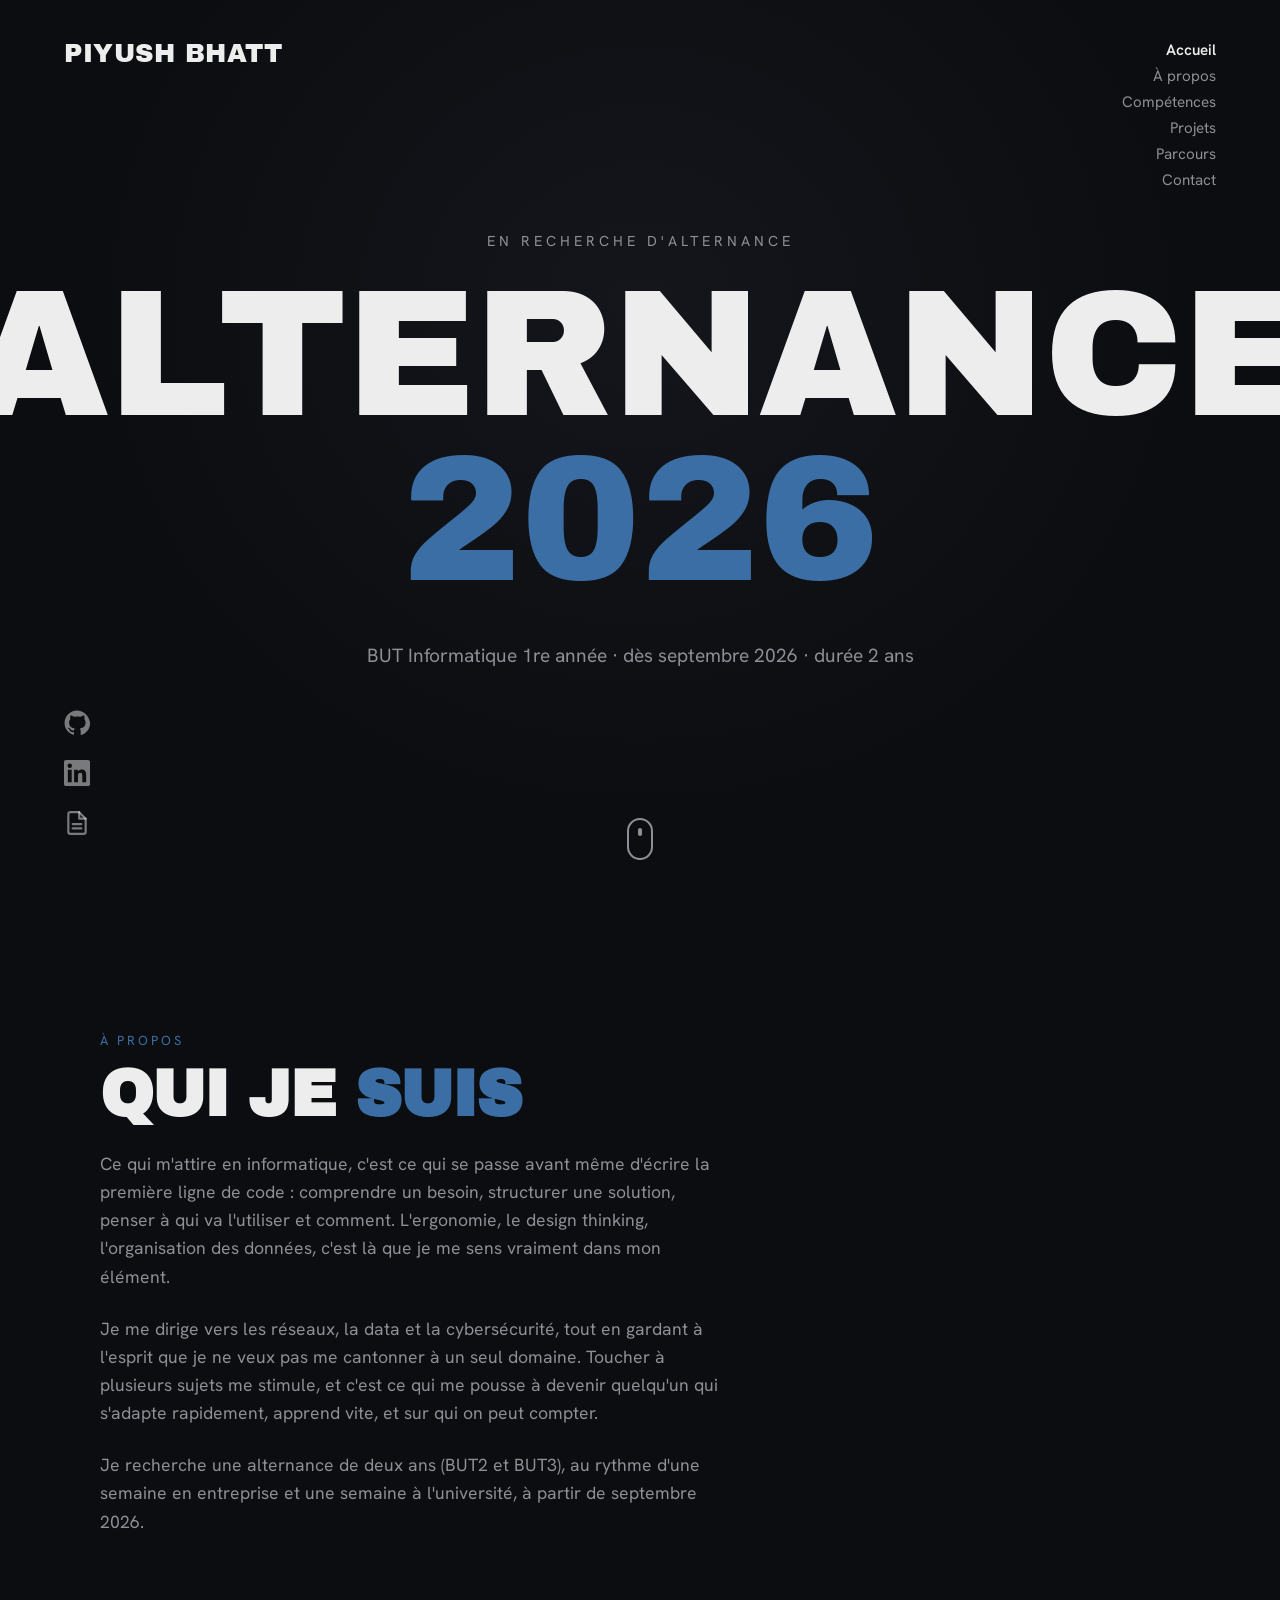
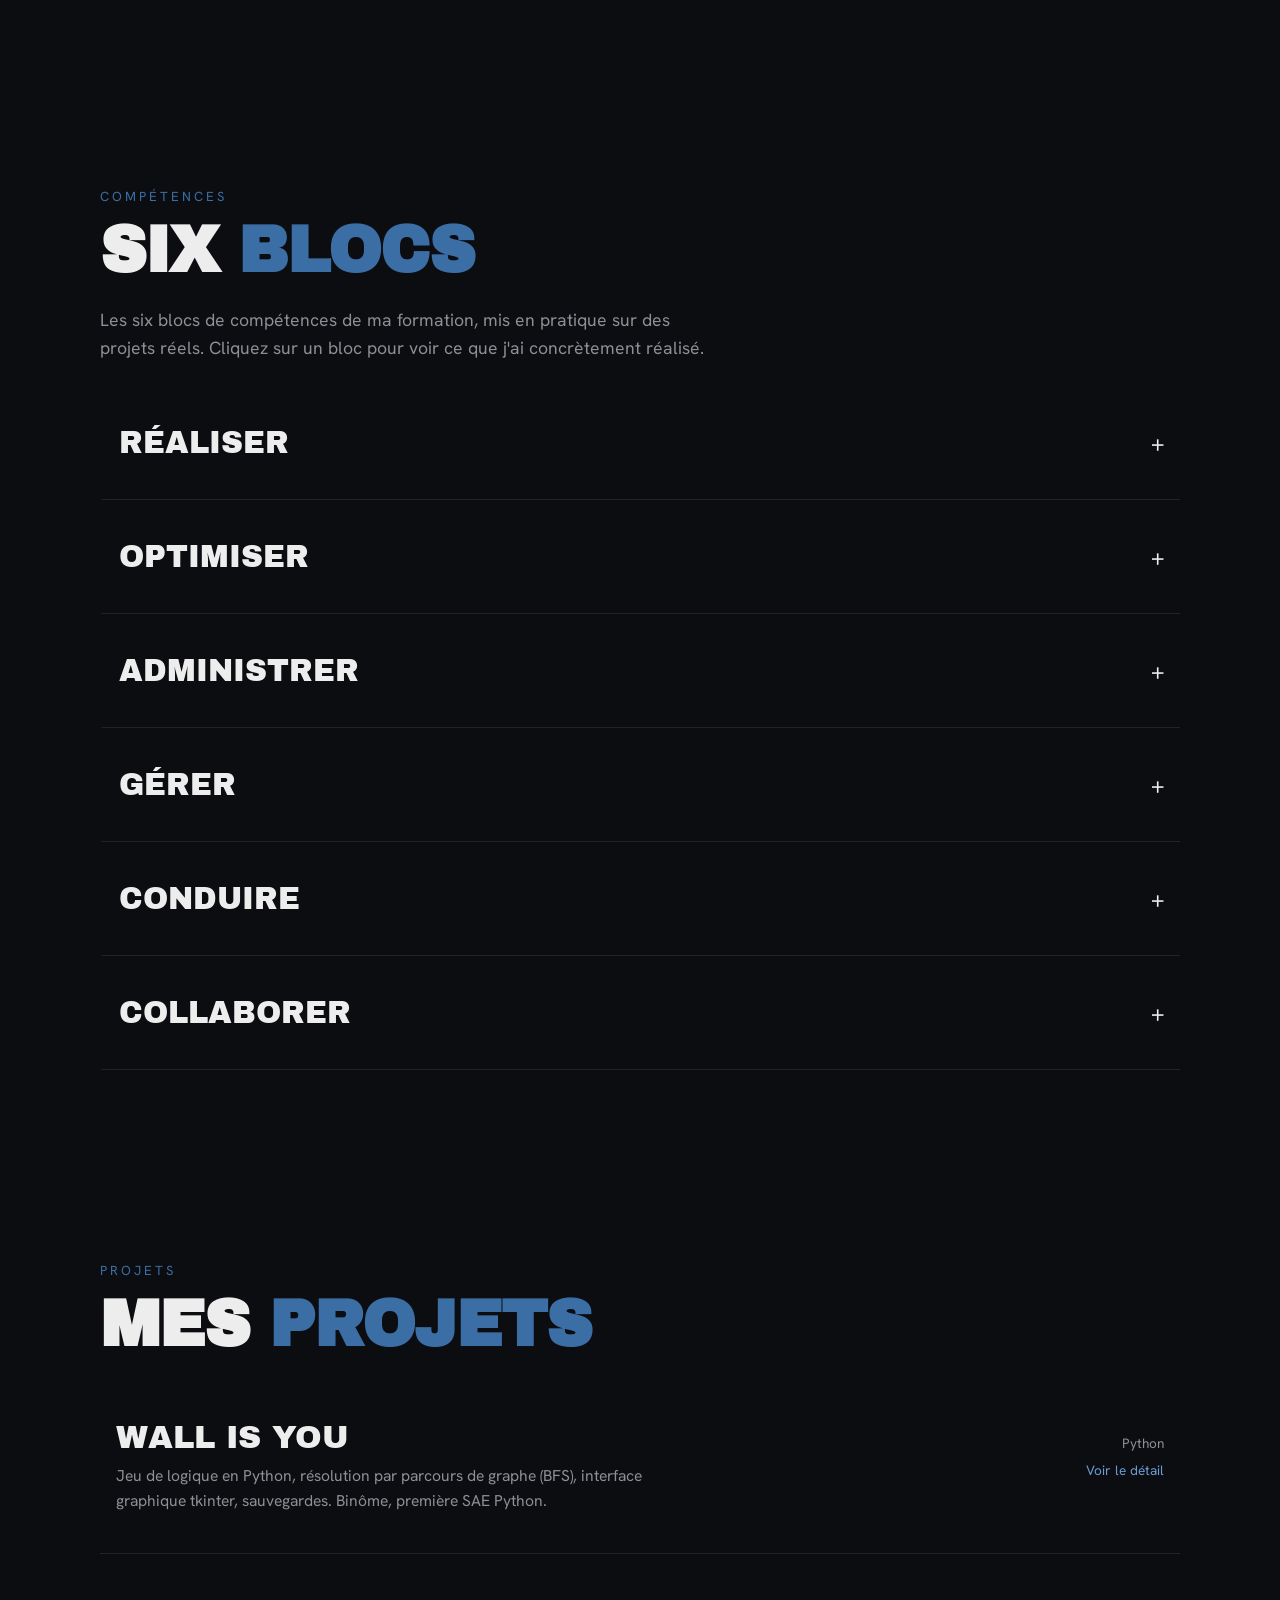
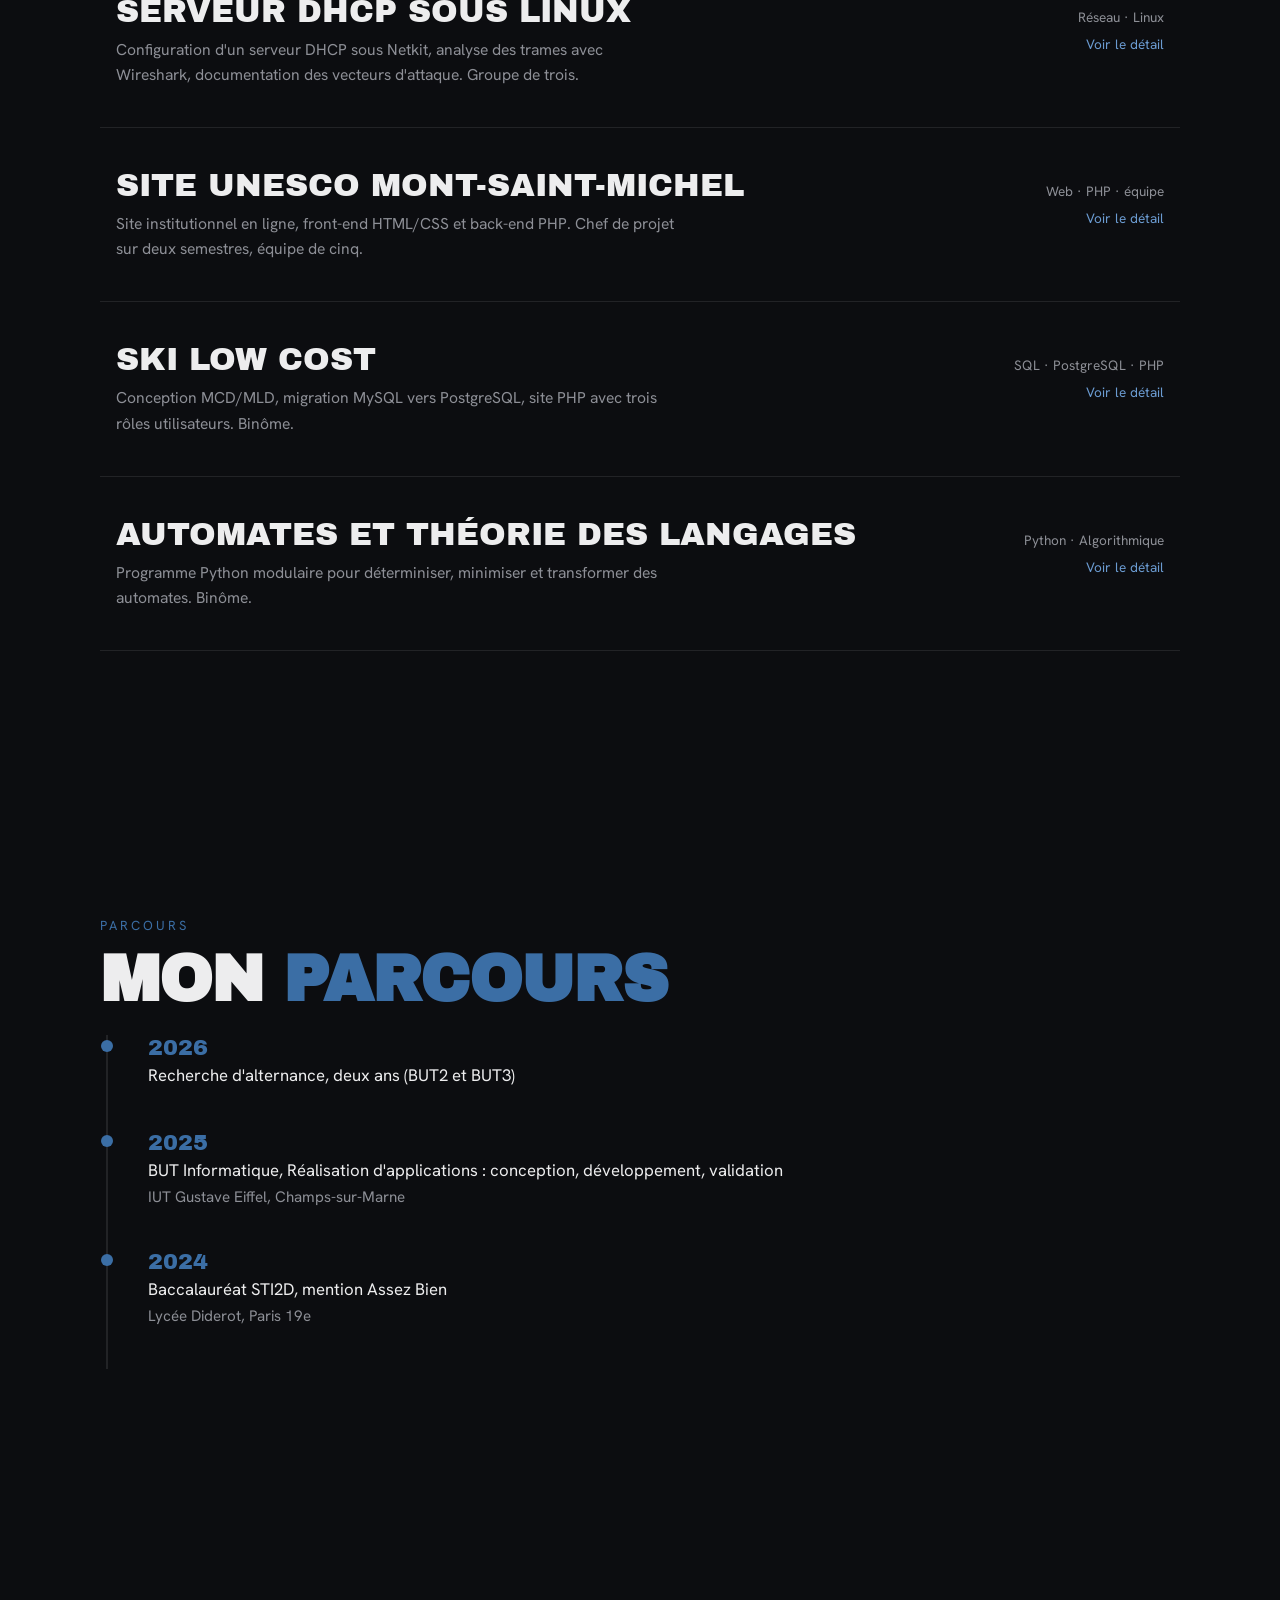
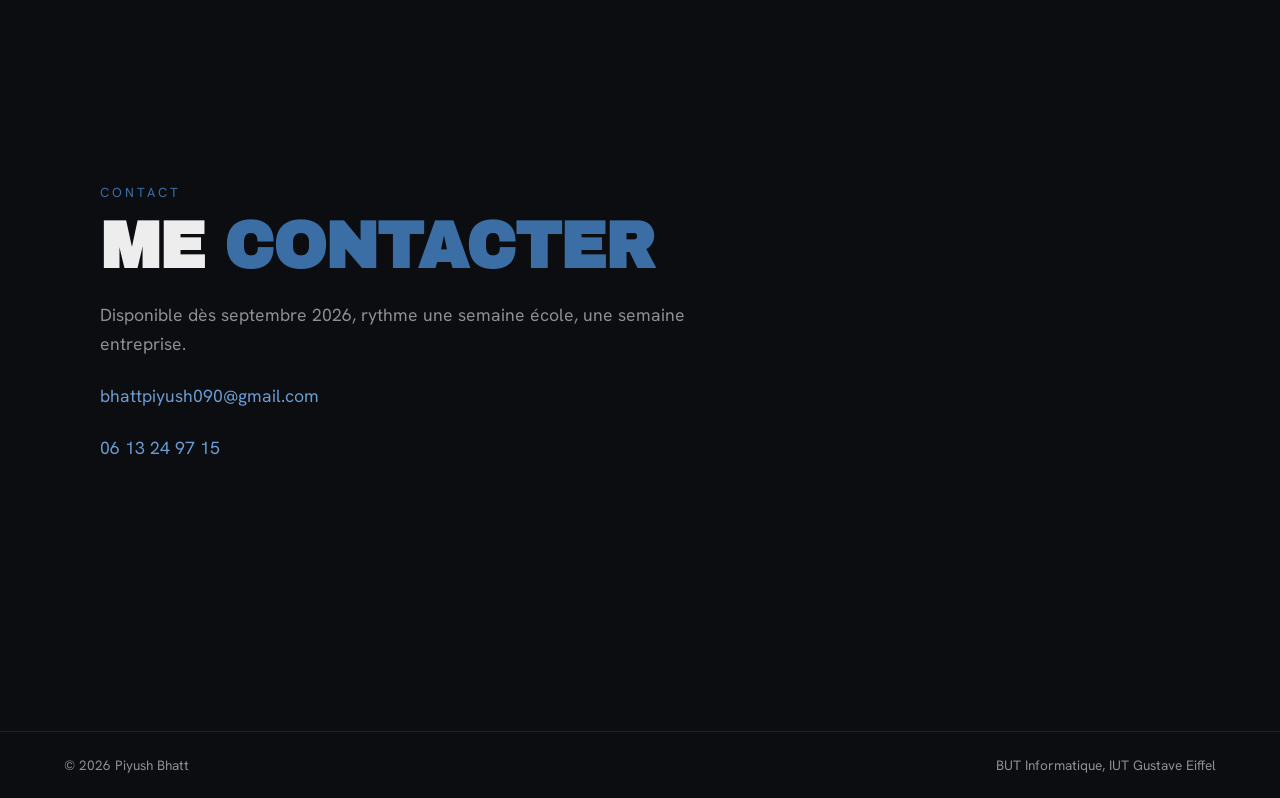
<file: index.html>
<!DOCTYPE html>
<html lang="fr">
<head>
  <meta charset="UTF-8">
  <meta name="viewport" content="width=device-width, initial-scale=1.0">
  <title>Piyush Bhatt</title>
  <meta name="description" content="Étudiant en BUT Informatique 1ère année, en recherche d'une alternance de deux ans dès septembre 2026.">
  <link rel="preconnect" href="https://fonts.googleapis.com">
  <link rel="preconnect" href="https://fonts.gstatic.com" crossorigin>
  <link href="https://fonts.googleapis.com/css2?family=Archivo+Black&family=Hanken+Grotesk:wght@400;600;700&display=swap" rel="stylesheet">
  <link rel="stylesheet" href="css/reset.css">
  <link rel="stylesheet" href="css/variables.css">
  <link rel="stylesheet" href="css/layout.css">
  <link rel="stylesheet" href="css/pages.css">
</head>
<body>

  <div class="topbar">
    <a href="#hero" class="brand">PIYUSH BHATT</a>
    <nav class="nav" aria-label="Navigation principale">
      <a href="#hero">Accueil</a>
      <a href="#apropos">À propos</a>
      <a href="#competences">Compétences</a>
      <a href="#projets">Projets</a>
      <a href="#parcours">Parcours</a>
      <a href="#contact">Contact</a>
    </nav>
  </div>

  <div class="social">
    <a href="https://github.com/PiuBh" target="_blank" rel="noopener" aria-label="GitHub">
      <svg viewBox="0 0 24 24" fill="currentColor"><path d="M12 .5C5.7.5.5 5.7.5 12c0 5.1 3.3 9.4 7.9 10.9.6.1.8-.2.8-.6v-2c-3.2.7-3.9-1.5-3.9-1.5-.5-1.3-1.3-1.7-1.3-1.7-1.1-.7.1-.7.1-.7 1.2.1 1.8 1.2 1.8 1.2 1 1.8 2.7 1.3 3.4 1 .1-.8.4-1.3.7-1.6-2.6-.3-5.3-1.3-5.3-5.7 0-1.3.5-2.3 1.2-3.1-.1-.3-.5-1.5.1-3.1 0 0 1-.3 3.3 1.2a11.5 11.5 0 0 1 6 0c2.3-1.5 3.3-1.2 3.3-1.2.6 1.6.2 2.8.1 3.1.8.8 1.2 1.8 1.2 3.1 0 4.4-2.7 5.4-5.3 5.7.4.4.8 1.1.8 2.2v3.3c0 .4.2.7.8.6 4.6-1.5 7.9-5.8 7.9-10.9C23.5 5.7 18.3.5 12 .5z"/></svg>
    </a>
    <a href="https://www.linkedin.com/in/piyush-bhatt-dev" target="_blank" rel="noopener" aria-label="LinkedIn">
      <svg viewBox="0 0 24 24" fill="currentColor"><path d="M20.45 20.45h-3.56v-5.57c0-1.33-.02-3.04-1.85-3.04-1.85 0-2.14 1.45-2.14 2.94v5.67H9.34V9h3.42v1.56h.05c.48-.9 1.64-1.85 3.37-1.85 3.6 0 4.27 2.37 4.27 5.46v6.28zM5.34 7.43a2.07 2.07 0 1 1 0-4.14 2.07 2.07 0 0 1 0 4.14zm1.78 13.02H3.56V9h3.56v11.45zM22.22 0H1.77C.79 0 0 .77 0 1.72v20.56C0 23.23.79 24 1.77 24h20.45c.98 0 1.78-.77 1.78-1.72V1.72C24 .77 23.2 0 22.22 0z"/></svg>
    </a>
    <a href="assets/cv/CV_BHATT_Piyush.pdf" target="_blank" rel="noopener" aria-label="Mon CV">
      <svg viewBox="0 0 24 24" fill="none" stroke="currentColor" stroke-width="2" stroke-linecap="round" stroke-linejoin="round"><path d="M14 2H6a2 2 0 0 0-2 2v16a2 2 0 0 0 2 2h12a2 2 0 0 0 2-2V8z"/><polyline points="14 2 14 8 20 8"/><line x1="8" y1="13" x2="16" y2="13"/><line x1="8" y1="17" x2="16" y2="17"/></svg>
    </a>
  </div>

  <main>

    <section class="hero" id="hero">
      <p class="hero-label">En recherche d'alternance</p>
      <h1 class="hero-title">Alternance<br><span class="accent">2026</span></h1>
      <p class="hero-meta">BUT Informatique 1re année &middot; dès septembre 2026 &middot; durée 2 ans</p>
      <a href="#apropos" class="scroll-cue" aria-label="Aller à la suite"><span></span></a>
    </section>

    <section class="home-sec" id="apropos">
      <div class="home-wrap">
        <p class="page-kicker">À propos</p>
        <h2 class="home-title">Qui je <span class="accent">suis</span></h2>
        <p class="home-text">
          Ce qui m'attire en informatique, c'est ce qui se passe
          avant même d'écrire la première ligne de code : comprendre
          un besoin, structurer une solution, penser à qui va
          l'utiliser et comment. L'ergonomie, le design thinking,
          l'organisation des données, c'est là que je me sens
          vraiment dans mon élément.
        </p>
        <p class="home-text">
          Je me dirige vers les réseaux, la data et la cybersécurité,
          tout en gardant à l'esprit que je ne veux pas me cantonner
          à un seul domaine. Toucher à plusieurs sujets me stimule,
          et c'est ce qui me pousse à devenir quelqu'un qui s'adapte
          rapidement, apprend vite, et sur qui on peut compter.
        </p>
        <p class="home-text">
          Je recherche une alternance de deux ans (BUT2 et BUT3),
          au rythme d'une semaine en entreprise et une semaine à
          l'université, à partir de septembre 2026.
        </p>
      </div>
    </section>

    <section class="home-sec" id="competences">
      <div class="home-wrap">
        <p class="page-kicker">Compétences</p>
        <h2 class="home-title">Six <span class="accent">blocs</span></h2>
        <p class="home-text">
          Les six blocs de compétences de ma formation, mis en pratique
          sur des projets réels. Cliquez sur un bloc pour voir ce que
          j'ai concrètement réalisé.
        </p>
        <div class="blocs">

          <div class="bloc">
            <button class="bloc-toggle" type="button" aria-expanded="false">
              <span class="b-name">Réaliser</span>
              <span class="b-sign" aria-hidden="true">+</span>
            </button>
            <div class="bloc-panel">
              <div class="bloc-panel-inner">
                <p class="bloc-desc">
                  Concevoir, développer et livrer une application qui répond
                  à un besoin réel, en partant des attentes du client.
                </p>
                <p class="bloc-sub">Ce que j'ai fait</p>
                <ul class="bloc-list">
                  <li>Chef d'équipe sur le projet UNESCO Mont-Saint-Michel : j'ai organisé les réunions de travail, coordonné les cinq membres via Discord et Snap, et rédigé le planning Gantt et la lettre d'intention.</li>
                  <li>Conduit la phase de recherche UX : benchmarking sur des sites institutionnels (le Louvre notamment), création de personas, questionnaires envoyés à plusieurs tranches d'âge pour recueillir des retours concrets.</li>
                  <li>Piloté la correction entre les deux semestres : après la première soutenance, j'ai centralisé les critiques reçues et organisé les corrections à implémenter pour la remise finale.</li>
                </ul>
                <p class="bloc-sub">Difficulté surmontée</p>
                <ul class="bloc-list">
                  <li>Gérer une équipe de cinq en première année : relancer les membres, maintenir le rythme, et finir le PowerPoint en une journée en organisant une session de travail collective.</li>
                </ul>
                <p class="bloc-sub">Projet</p>
                <a href="https://montsaintmichel.netlify.app/" target="_blank" rel="noopener" class="bloc-proj">
                  Site UNESCO Mont-Saint-Michel voir en ligne
                  <span class="pl">client institutionnel · équipe de cinq · deux semestres</span>
                </a>
                <a href="https://github.com/PiuBh/unesco-mont-saint-michel" target="_blank" rel="noopener" class="bloc-proj">
                  Code source sur GitHub
                  <span class="pl">HTML, CSS, PHP</span>
                </a>
              </div>
            </div>
          </div>

          <div class="bloc">
            <button class="bloc-toggle" type="button" aria-expanded="false">
              <span class="b-name">Optimiser</span>
              <span class="b-sign" aria-hidden="true">+</span>
            </button>
            <div class="bloc-panel">
              <div class="bloc-panel-inner">
                <p class="bloc-desc">
                  Choisir les bonnes structures de données et les bons
                  algorithmes pour qu'une solution reste efficace même
                  quand le problème grandit.
                </p>
                <p class="bloc-sub">Ce que j'ai fait</p>
                <ul class="bloc-list">
                  <li>Wall Is You (binôme) : implémenté un parcours BFS sur un graphe dynamique en Python, avec gestion des images du jeu (rotation, affichage), sauvegardes et interface graphique tkinter, tout en débutant Python.</li>
                  <li>SAE Automates (binôme) : conçu la fondation du programme, les fichiers mots, langages, automates et main. Mes fonctions de base ont été réutilisées par mon collègue pour les algorithmes de déterminisation et minimisation.</li>
                  <li>Documenté et commenté chaque fonction pour que le code soit compréhensible et réutilisable en binôme, et expliqué la logique à l'oral lors de la soutenance.</li>
                </ul>
                <p class="bloc-sub">Difficulté surmontée</p>
                <ul class="bloc-list">
                  <li>Convertir des notions mathématiques de théorie des graphes en code Python fonctionnel, en commençant petit pas par petit pas pour construire une base solide avant d'attaquer les algorithmes complexes.</li>
                </ul>
                <p class="bloc-sub">Projets</p>
                <a href="https://github.com/PiuBh/wall-is-you" target="_blank" rel="noopener" class="bloc-proj">
                  Wall Is You code sur GitHub
                  <span class="pl">Python · binôme · jeu de logique avec parcours de graphe</span>
                </a>
                <a href="https://github.com/PiuBh/SAE-Algorithmes-automates-et-th-orie-des-langages" target="_blank" rel="noopener" class="bloc-proj">
                  Automates et théorie des langages code sur GitHub
                  <span class="pl">Python · binôme · algorithmique et structures de données</span>
                </a>
              </div>
            </div>
          </div>

          <div class="bloc">
            <button class="bloc-toggle" type="button" aria-expanded="false">
              <span class="b-name">Administrer</span>
              <span class="b-sign" aria-hidden="true">+</span>
            </button>
            <div class="bloc-panel">
              <div class="bloc-panel-inner">
                <p class="bloc-desc">
                  Installer, configurer et faire tourner des systèmes et
                  des services réseau dans un environnement maîtrisé.
                </p>
                <p class="bloc-sub">Ce que j'ai fait</p>
                <ul class="bloc-list">
                  <li>Configuré un serveur DHCP sous Linux avec Netkit en groupe de trois : création des labs virtuels, paramétrage des fichiers de configuration pour les machines, attribution des baux IP fixes et dynamiques.</li>
                  <li>Utilisé Wireshark pour analyser les trames réseau lors des tests et vérifier le bon fonctionnement du protocole DORA (Discover, Offer, Request, Acknowledge).</li>
                  <li>Mené les recherches sur une documentation ancienne et peu accessible, identifié les commandes Netkit adaptées, et documenté les résultats dans un rapport technique.</li>
                </ul>
                <p class="bloc-sub">Difficulté surmontée</p>
                <ul class="bloc-list">
                  <li>La documentation Netkit est très ancienne et peu maintenue. J'ai dû croiser plusieurs sources, tester des commandes par essai-erreur, et faire preuve de persévérance pour obtenir une configuration fonctionnelle.</li>
                </ul>
                <p class="bloc-sub">Projet</p>
                <a href="https://github.com/PiuBh/serveur-dhcp-linux" target="_blank" rel="noopener" class="bloc-proj">
                  Serveur DHCP sous Linux code sur GitHub
                  <span class="pl">Linux · Netkit · Wireshark · groupe de trois</span>
                </a>
              </div>
            </div>
          </div>

          <div class="bloc">
            <button class="bloc-toggle" type="button" aria-expanded="false">
              <span class="b-name">Gérer</span>
              <span class="b-sign" aria-hidden="true">+</span>
            </button>
            <div class="bloc-panel">
              <div class="bloc-panel-inner">
                <p class="bloc-desc">
                  Concevoir une base de données et l'exploiter sans
                  perdre la cohérence ni la sécurité des informations.
                </p>
                <p class="bloc-sub">Ce que j'ai fait</p>
                <ul class="bloc-list">
                  <li>Conçu le MCD/MLD du projet Ski Low Cost en binôme, puis migré la base de MySQL vers PostgreSQL en deuxième semestre, en adaptant la logique aux spécificités de chaque système.</li>
                  <li>Développé le site PHP connecté à la base : gestion de trois rôles distincts (admin, gestionnaire, client sans compte) avec sessions et accès différenciés selon le profil.</li>
                  <li>Implémenté les règles tarifaires complexes du projet (tarifs ski, calculs selon la durée et la taille) directement dans les requêtes SQL et la logique PHP.</li>
                </ul>
                <p class="bloc-sub">Difficulté surmontée</p>
                <ul class="bloc-list">
                  <li>La migration MySQL vers PostgreSQL : les types de données, la syntaxe et certaines fonctions diffèrent. Il a fallu retravailler les requêtes une par une et gérer les incompatibilités sans casser la logique existante.</li>
                </ul>
                <p class="bloc-sub">Projet</p>
                <a href="https://github.com/PiuBh/ski-low-cost" target="_blank" rel="noopener" class="bloc-proj">
                  Ski Low Cost code sur GitHub
                  <span class="pl">SQL · PostgreSQL · PHP · Merise · binôme</span>
                </a>
              </div>
            </div>
          </div>

          <div class="bloc">
            <button class="bloc-toggle" type="button" aria-expanded="false">
              <span class="b-name">Conduire</span>
              <span class="b-sign" aria-hidden="true">+</span>
            </button>
            <div class="bloc-panel">
              <div class="bloc-panel-inner">
                <p class="bloc-desc">
                  Mener un projet du début à la fin en respectant un
                  cahier des charges, un planning et un client.
                </p>
                <p class="bloc-sub">Ce que j'ai fait</p>
                <ul class="bloc-list">
                  <li>Rédigé le planning Gantt, la lettre d'intention et les tableaux synoptiques en ouverture du projet UNESCO, pour poser un cadre clair avant de commencer à coder.</li>
                  <li>Suivi l'avancement sur deux semestres : après la première soutenance, centralisé les retours critiques et planifié les corrections à apporter pour la remise finale.</li>
                  <li>Organisé des sessions de travail collectives dont une qui a permis de finir le PowerPoint en une journée, et maintenu la communication dans l'équipe via Discord et Snap.</li>
                </ul>
                <p class="bloc-sub">Difficulté surmontée</p>
                <ul class="bloc-list">
                  <li>Tenir un planning sur deux semestres tout en intégrant les retours d'une première soutenance, sans perdre la motivation de l'équipe entre les deux sessions.</li>
                </ul>
                <p class="bloc-sub">Projet</p>
                <a href="https://montsaintmichel.netlify.app/" target="_blank" rel="noopener" class="bloc-proj">
                  Site UNESCO Mont-Saint-Michel voir en ligne
                  <span class="pl">chef de projet · cahier des charges · deux semestres</span>
                </a>
              </div>
            </div>
          </div>

          <div class="bloc">
            <button class="bloc-toggle" type="button" aria-expanded="false">
              <span class="b-name">Collaborer</span>
              <span class="b-sign" aria-hidden="true">+</span>
            </button>
            <div class="bloc-panel">
              <div class="bloc-panel-inner">
                <p class="bloc-desc">
                  Travailler en équipe, communiquer clairement et
                  s'intégrer dans une organisation avec les bons outils.
                </p>
                <p class="bloc-sub">Ce que j'ai fait</p>
                <ul class="bloc-list">
                  <li>Animé une équipe de cinq sur le projet UNESCO : répartition des tâches, relances régulières, appels avant les soutenances, coordination entre les pôles design, recherche et développement.</li>
                  <li>Sur les SAE en binôme (Wall Is You, Automates, Ski Low Cost) : défini clairement les périmètres de chacun, commenté le code pour que le collègue puisse le comprendre et le réutiliser.</li>
                  <li>Utilisé Git et GitHub pour le versionnement sur tous les projets, avec un historique de commits lisible et des dépôts organisés.</li>
                </ul>
                <p class="bloc-sub">Difficulté surmontée</p>
                <ul class="bloc-list">
                  <li>Faire travailler cinq personnes ensemble sans laisser personne décrocher, sur un projet long et avec des niveaux techniques différents dans l'équipe.</li>
                </ul>
                <p class="bloc-sub">Projet</p>
                <a href="https://montsaintmichel.netlify.app/" target="_blank" rel="noopener" class="bloc-proj">
                  Site UNESCO Mont-Saint-Michel voir en ligne
                  <span class="pl">équipe de cinq · chef de projet · Git</span>
                </a>
              </div>
            </div>
          </div>

        </div>
      </div>
    </section>

    <section class="home-sec" id="projets">
      <div class="home-wrap">
        <p class="page-kicker">Projets</p>
        <h2 class="home-title">Mes <span class="accent">projets</span></h2>

        <a class="pj" href="Wall_is_You.html">
          <span class="pj-main">
            <span class="pj-name">Wall Is You</span>
            <span class="pj-desc">Jeu de logique en Python, résolution par parcours de graphe (BFS), interface graphique tkinter, sauvegardes. Binôme, première SAE Python.</span>
          </span>
          <span class="pj-right"><span class="pj-tags">Python</span><span class="pj-gh">Voir le détail</span></span>
        </a>

        <a class="pj" href="DHCP.html">
          <span class="pj-main">
            <span class="pj-name">Serveur DHCP sous Linux</span>
            <span class="pj-desc">Configuration d'un serveur DHCP sous Netkit, analyse des trames avec Wireshark, documentation des vecteurs d'attaque. Groupe de trois.</span>
          </span>
          <span class="pj-right"><span class="pj-tags">Réseau · Linux</span><span class="pj-gh">Voir le détail</span></span>
        </a>

        <a class="pj" href="Unesco.html">
          <span class="pj-main">
            <span class="pj-name">Site UNESCO Mont-Saint-Michel</span>
            <span class="pj-desc">Site institutionnel en ligne, front-end HTML/CSS et back-end PHP. Chef de projet sur deux semestres, équipe de cinq.</span>
          </span>
          <span class="pj-right"><span class="pj-tags">Web · PHP · équipe</span><span class="pj-gh">Voir le détail</span></span>
        </a>

        <a class="pj" href="Ski_low_cost.html">
          <span class="pj-main">
            <span class="pj-name">Ski Low Cost</span>
            <span class="pj-desc">Conception MCD/MLD, migration MySQL vers PostgreSQL, site PHP avec trois rôles utilisateurs. Binôme.</span>
          </span>
          <span class="pj-right"><span class="pj-tags">SQL · PostgreSQL · PHP</span><span class="pj-gh">Voir le détail</span></span>
        </a>

        <a class="pj" href="Automates.html">
          <span class="pj-main">
            <span class="pj-name">Automates et théorie des langages</span>
            <span class="pj-desc">Programme Python modulaire pour déterminiser, minimiser et transformer des automates. Binôme.</span>
          </span>
          <span class="pj-right"><span class="pj-tags">Python · Algorithmique</span><span class="pj-gh">Voir le détail</span></span>
        </a>

      </div>
    </section>

    <section class="home-sec" id="parcours">
      <div class="home-wrap">
        <p class="page-kicker">Parcours</p>
        <h2 class="home-title">Mon <span class="accent">parcours</span></h2>
        <div class="tl">

          <div class="tl-item">
            <p class="y">2026</p>
            <p class="t">Recherche d'alternance, deux ans (BUT2 et BUT3)</p>
          </div>

          <div class="tl-item">
            <p class="y">2025</p>
            <p class="t">BUT Informatique, Réalisation d'applications : conception, développement, validation</p>
            <p class="d">IUT Gustave Eiffel, Champs-sur-Marne</p>
          </div>

          <div class="tl-item">
            <p class="y">2024</p>
            <p class="t">Baccalauréat STI2D, mention Assez Bien</p>
            <p class="d">Lycée Diderot, Paris 19e</p>
          </div>

        </div>
      </div>
    </section>

    <section class="home-sec" id="contact">
      <div class="home-wrap">
        <p class="page-kicker">Contact</p>
        <h2 class="home-title">Me <span class="accent">contacter</span></h2>
        <p class="home-text">
          Disponible dès septembre 2026, rythme une semaine école,
          une semaine entreprise.
        </p>
        <p class="home-text">
          <a href="mailto:bhattpiyush090@gmail.com" class="inline-link">bhattpiyush090@gmail.com</a>
        </p>
        <p class="home-text">
          <a href="tel:+33613249715" class="inline-link">06 13 24 97 15</a>
        </p>
      </div>
    </section>

  </main>

  <footer class="foot">
    <span>&copy; 2026 Piyush Bhatt</span>
    <span>BUT Informatique, IUT Gustave Eiffel</span>
  </footer>

  <script src="js/accordion.js"></script>
  <script src="js/nav.js"></script>
</body>
</html>
</file>
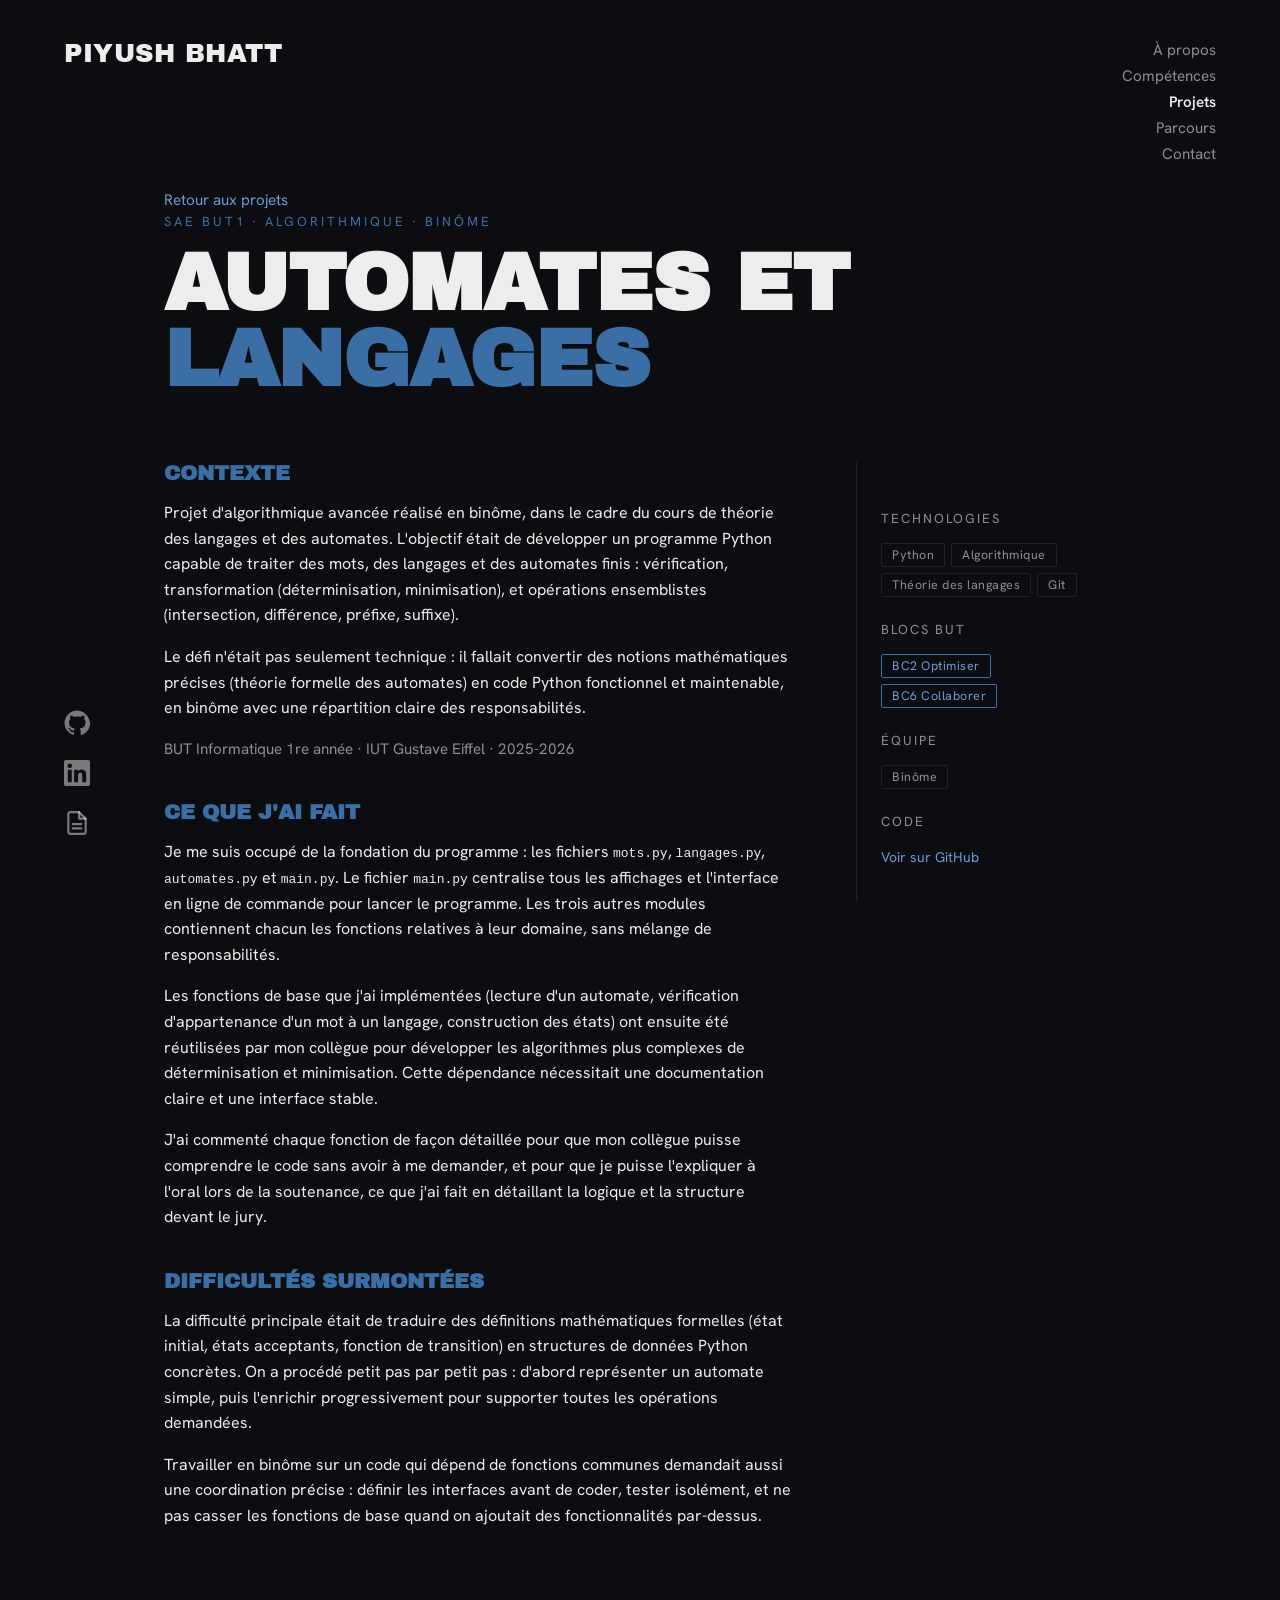
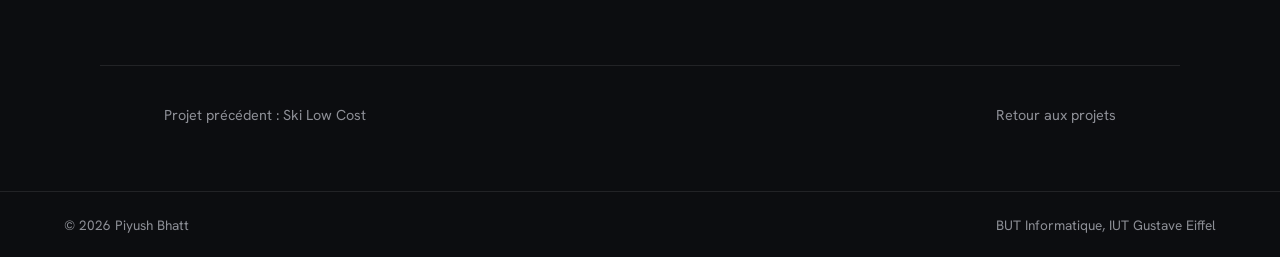
<file: Automates.html>
<!DOCTYPE html>
<html lang="fr">
<head>
  <meta charset="UTF-8">
  <meta name="viewport" content="width=device-width, initial-scale=1.0">
  <title>Automates et théorie des langages Piyush Bhatt</title>
  <meta name="description" content="Programme Python modulaire pour déterminiser, minimiser et transformer des automates. Binôme.">
  <link rel="preconnect" href="https://fonts.googleapis.com">
  <link rel="preconnect" href="https://fonts.gstatic.com" crossorigin>
  <link href="https://fonts.googleapis.com/css2?family=Archivo+Black&family=Hanken+Grotesk:wght@400;600;700&display=swap" rel="stylesheet">
  <link rel="stylesheet" href="css/reset.css">
  <link rel="stylesheet" href="css/variables.css">
  <link rel="stylesheet" href="css/layout.css">
  <link rel="stylesheet" href="css/pages.css">
</head>
<body>

  <div class="topbar">
    <a href="index.html" class="brand">PIYUSH BHATT</a>
    <nav class="nav" aria-label="Navigation principale">
      <a href="index.html#apropos">À propos</a>
      <a href="index.html#competences">Compétences</a>
      <a href="index.html#projets" class="is-current">Projets</a>
      <a href="index.html#parcours">Parcours</a>
      <a href="index.html#contact">Contact</a>
    </nav>
  </div>

  <div class="social">
    <a href="https://github.com/PiuBh" target="_blank" rel="noopener" aria-label="GitHub">
      <svg viewBox="0 0 24 24" fill="currentColor"><path d="M12 .5C5.7.5.5 5.7.5 12c0 5.1 3.3 9.4 7.9 10.9.6.1.8-.2.8-.6v-2c-3.2.7-3.9-1.5-3.9-1.5-.5-1.3-1.3-1.7-1.3-1.7-1.1-.7.1-.7.1-.7 1.2.1 1.8 1.2 1.8 1.2 1 1.8 2.7 1.3 3.4 1 .1-.8.4-1.3.7-1.6-2.6-.3-5.3-1.3-5.3-5.7 0-1.3.5-2.3 1.2-3.1-.1-.3-.5-1.5.1-3.1 0 0 1-.3 3.3 1.2a11.5 11.5 0 0 1 6 0c2.3-1.5 3.3-1.2 3.3-1.2.6 1.6.2 2.8.1 3.1.8.8 1.2 1.8 1.2 3.1 0 4.4-2.7 5.4-5.3 5.7.4.4.8 1.1.8 2.2v3.3c0 .4.2.7.8.6 4.6-1.5 7.9-5.8 7.9-10.9C23.5 5.7 18.3.5 12 .5z"/></svg>
    </a>
    <a href="https://www.linkedin.com/in/piyush-bhatt-dev" target="_blank" rel="noopener" aria-label="LinkedIn">
      <svg viewBox="0 0 24 24" fill="currentColor"><path d="M20.45 20.45h-3.56v-5.57c0-1.33-.02-3.04-1.85-3.04-1.85 0-2.14 1.45-2.14 2.94v5.67H9.34V9h3.42v1.56h.05c.48-.9 1.64-1.85 3.37-1.85 3.6 0 4.27 2.37 4.27 5.46v6.28zM5.34 7.43a2.07 2.07 0 1 1 0-4.14 2.07 2.07 0 0 1 0 4.14zm1.78 13.02H3.56V9h3.56v11.45zM22.22 0H1.77C.79 0 0 .77 0 1.72v20.56C0 23.23.79 24 1.77 24h20.45c.98 0 1.78-.77 1.78-1.72V1.72C24 .77 23.2 0 22.22 0z"/></svg>
    </a>
    <a href="assets/cv/CV_BHATT_Piyush.pdf" target="_blank" rel="noopener" aria-label="Mon CV">
      <svg viewBox="0 0 24 24" fill="none" stroke="currentColor" stroke-width="2" stroke-linecap="round" stroke-linejoin="round"><path d="M14 2H6a2 2 0 0 0-2 2v16a2 2 0 0 0 2 2h12a2 2 0 0 0 2-2V8z"/><polyline points="14 2 14 8 20 8"/><line x1="8" y1="13" x2="16" y2="13"/><line x1="8" y1="17" x2="16" y2="17"/></svg>
    </a>
  </div>

  <main>
    <div class="page-head">
      <a href="index.html#projets" class="back">Retour aux projets</a>
      <p class="page-kicker">SAE BUT1 · Algorithmique · Binôme</p>
      <h1 class="page-title">Automates et <span class="accent">langages</span></h1>
    </div>

    <div class="proj-layout">

      <div class="proj-main">

        <section class="proj-section">
          <h2>Contexte</h2>
          <p>Projet d'algorithmique avancée réalisé en binôme, dans le cadre du cours de théorie des langages et des automates. L'objectif était de développer un programme Python capable de traiter des mots, des langages et des automates finis : vérification, transformation (déterminisation, minimisation), et opérations ensemblistes (intersection, différence, préfixe, suffixe).</p>
          <p>Le défi n'était pas seulement technique : il fallait convertir des notions mathématiques précises (théorie formelle des automates) en code Python fonctionnel et maintenable, en binôme avec une répartition claire des responsabilités.</p>
          <p class="meta">BUT Informatique 1re année · IUT Gustave Eiffel · 2025-2026</p>
        </section>

        <section class="proj-section">
          <h2>Ce que j'ai fait</h2>
          <p>Je me suis occupé de la fondation du programme : les fichiers <code>mots.py</code>, <code>langages.py</code>, <code>automates.py</code> et <code>main.py</code>. Le fichier <code>main.py</code> centralise tous les affichages et l'interface en ligne de commande pour lancer le programme. Les trois autres modules contiennent chacun les fonctions relatives à leur domaine, sans mélange de responsabilités.</p>
          <p>Les fonctions de base que j'ai implémentées (lecture d'un automate, vérification d'appartenance d'un mot à un langage, construction des états) ont ensuite été réutilisées par mon collègue pour développer les algorithmes plus complexes de déterminisation et minimisation. Cette dépendance nécessitait une documentation claire et une interface stable.</p>
          <p>J'ai commenté chaque fonction de façon détaillée pour que mon collègue puisse comprendre le code sans avoir à me demander, et pour que je puisse l'expliquer à l'oral lors de la soutenance, ce que j'ai fait en détaillant la logique et la structure devant le jury.</p>
        </section>

        <section class="proj-section">
          <h2>Difficultés surmontées</h2>
          <p>La difficulté principale était de traduire des définitions mathématiques formelles (état initial, états acceptants, fonction de transition) en structures de données Python concrètes. On a procédé petit pas par petit pas : d'abord représenter un automate simple, puis l'enrichir progressivement pour supporter toutes les opérations demandées.</p>
          <p>Travailler en binôme sur un code qui dépend de fonctions communes demandait aussi une coordination précise : définir les interfaces avant de coder, tester isolément, et ne pas casser les fonctions de base quand on ajoutait des fonctionnalités par-dessus.</p>
        </section>

      </div>

      <aside class="proj-sidebar">
        <div class="proj-sidebar-inner">
          <p class="bloc-sub">Technologies</p>
          <div class="tags">
            <span class="tag">Python</span>
            <span class="tag">Algorithmique</span>
            <span class="tag">Théorie des langages</span>
            <span class="tag">Git</span>
          </div>

          <p class="bloc-sub">Blocs BUT</p>
          <div class="tags">
            <span class="tag tag-accent">BC2 Optimiser</span>
            <span class="tag tag-accent">BC6 Collaborer</span>
          </div>

          <p class="bloc-sub">Équipe</p>
          <div class="tags">
            <span class="tag">Binôme</span>
          </div>

          <p class="bloc-sub">Code</p>
          <a href="https://github.com/PiuBh/SAE-Algorithmes-automates-et-th-orie-des-langages" target="_blank" rel="noopener" class="proj-link">Voir sur GitHub</a>
        </div>
      </aside>

    </div>

    <nav class="proj-nav" aria-label="Navigation entre projets">
      <a href="Ski_low_cost.html">Projet précédent : Ski Low Cost</a>
      <a href="index.html#projets">Retour aux projets</a>
    </nav>
  </main>

  <footer class="foot">
    <span>&copy; 2026 Piyush Bhatt</span>
    <span>BUT Informatique, IUT Gustave Eiffel</span>
  </footer>

</body>
</html>
</file>
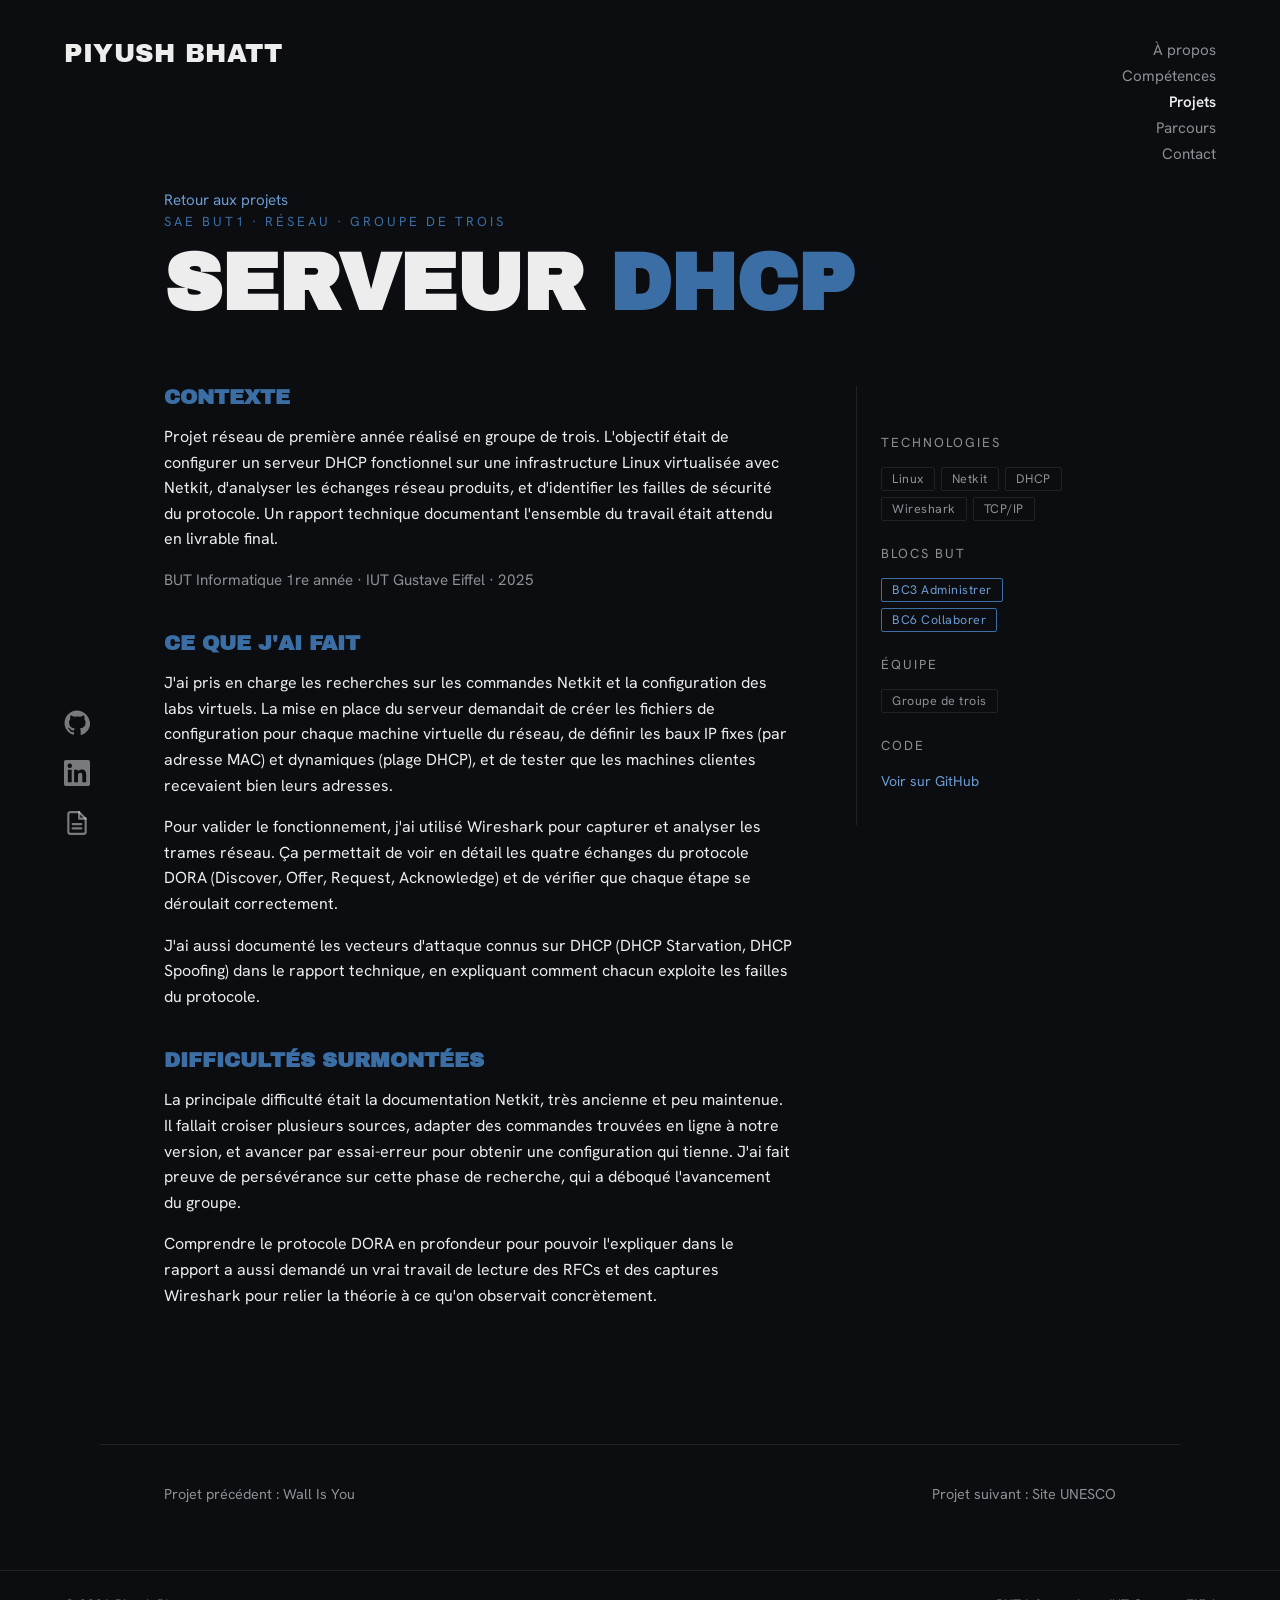
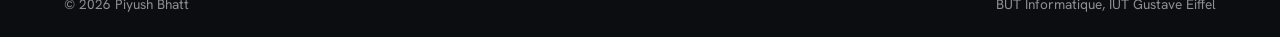
<file: DHCP.html>
<!DOCTYPE html>
<html lang="fr">
<head>
  <meta charset="UTF-8">
  <meta name="viewport" content="width=device-width, initial-scale=1.0">
  <title>Serveur DHCP Piyush Bhatt</title>
  <meta name="description" content="Configuration d'un serveur DHCP sous Linux avec Netkit, analyse des trames réseau avec Wireshark.">
  <link rel="preconnect" href="https://fonts.googleapis.com">
  <link rel="preconnect" href="https://fonts.gstatic.com" crossorigin>
  <link href="https://fonts.googleapis.com/css2?family=Archivo+Black&family=Hanken+Grotesk:wght@400;600;700&display=swap" rel="stylesheet">
  <link rel="stylesheet" href="css/reset.css">
  <link rel="stylesheet" href="css/variables.css">
  <link rel="stylesheet" href="css/layout.css">
  <link rel="stylesheet" href="css/pages.css">
</head>
<body>

  <div class="topbar">
    <a href="index.html" class="brand">PIYUSH BHATT</a>
    <nav class="nav" aria-label="Navigation principale">
      <a href="index.html#apropos">À propos</a>
      <a href="index.html#competences">Compétences</a>
      <a href="index.html#projets" class="is-current">Projets</a>
      <a href="index.html#parcours">Parcours</a>
      <a href="index.html#contact">Contact</a>
    </nav>
  </div>

  <div class="social">
    <a href="https://github.com/PiuBh" target="_blank" rel="noopener" aria-label="GitHub">
      <svg viewBox="0 0 24 24" fill="currentColor"><path d="M12 .5C5.7.5.5 5.7.5 12c0 5.1 3.3 9.4 7.9 10.9.6.1.8-.2.8-.6v-2c-3.2.7-3.9-1.5-3.9-1.5-.5-1.3-1.3-1.7-1.3-1.7-1.1-.7.1-.7.1-.7 1.2.1 1.8 1.2 1.8 1.2 1 1.8 2.7 1.3 3.4 1 .1-.8.4-1.3.7-1.6-2.6-.3-5.3-1.3-5.3-5.7 0-1.3.5-2.3 1.2-3.1-.1-.3-.5-1.5.1-3.1 0 0 1-.3 3.3 1.2a11.5 11.5 0 0 1 6 0c2.3-1.5 3.3-1.2 3.3-1.2.6 1.6.2 2.8.1 3.1.8.8 1.2 1.8 1.2 3.1 0 4.4-2.7 5.4-5.3 5.7.4.4.8 1.1.8 2.2v3.3c0 .4.2.7.8.6 4.6-1.5 7.9-5.8 7.9-10.9C23.5 5.7 18.3.5 12 .5z"/></svg>
    </a>
    <a href="https://www.linkedin.com/in/piyush-bhatt-dev" target="_blank" rel="noopener" aria-label="LinkedIn">
      <svg viewBox="0 0 24 24" fill="currentColor"><path d="M20.45 20.45h-3.56v-5.57c0-1.33-.02-3.04-1.85-3.04-1.85 0-2.14 1.45-2.14 2.94v5.67H9.34V9h3.42v1.56h.05c.48-.9 1.64-1.85 3.37-1.85 3.6 0 4.27 2.37 4.27 5.46v6.28zM5.34 7.43a2.07 2.07 0 1 1 0-4.14 2.07 2.07 0 0 1 0 4.14zm1.78 13.02H3.56V9h3.56v11.45zM22.22 0H1.77C.79 0 0 .77 0 1.72v20.56C0 23.23.79 24 1.77 24h20.45c.98 0 1.78-.77 1.78-1.72V1.72C24 .77 23.2 0 22.22 0z"/></svg>
    </a>
    <a href="assets/cv/CV_BHATT_Piyush.pdf" target="_blank" rel="noopener" aria-label="Mon CV">
      <svg viewBox="0 0 24 24" fill="none" stroke="currentColor" stroke-width="2" stroke-linecap="round" stroke-linejoin="round"><path d="M14 2H6a2 2 0 0 0-2 2v16a2 2 0 0 0 2 2h12a2 2 0 0 0 2-2V8z"/><polyline points="14 2 14 8 20 8"/><line x1="8" y1="13" x2="16" y2="13"/><line x1="8" y1="17" x2="16" y2="17"/></svg>
    </a>
  </div>

  <main>
    <div class="page-head">
      <a href="index.html#projets" class="back">Retour aux projets</a>
      <p class="page-kicker">SAE BUT1 · Réseau · Groupe de trois</p>
      <h1 class="page-title">Serveur <span class="accent">DHCP</span></h1>
    </div>

    <div class="proj-layout">

      <div class="proj-main">

        <section class="proj-section">
          <h2>Contexte</h2>
          <p>Projet réseau de première année réalisé en groupe de trois. L'objectif était de configurer un serveur DHCP fonctionnel sur une infrastructure Linux virtualisée avec Netkit, d'analyser les échanges réseau produits, et d'identifier les failles de sécurité du protocole. Un rapport technique documentant l'ensemble du travail était attendu en livrable final.</p>
          <p class="meta">BUT Informatique 1re année · IUT Gustave Eiffel · 2025</p>
        </section>

        <section class="proj-section">
          <h2>Ce que j'ai fait</h2>
          <p>J'ai pris en charge les recherches sur les commandes Netkit et la configuration des labs virtuels. La mise en place du serveur demandait de créer les fichiers de configuration pour chaque machine virtuelle du réseau, de définir les baux IP fixes (par adresse MAC) et dynamiques (plage DHCP), et de tester que les machines clientes recevaient bien leurs adresses.</p>
          <p>Pour valider le fonctionnement, j'ai utilisé Wireshark pour capturer et analyser les trames réseau. Ça permettait de voir en détail les quatre échanges du protocole DORA (Discover, Offer, Request, Acknowledge) et de vérifier que chaque étape se déroulait correctement.</p>
          <p>J'ai aussi documenté les vecteurs d'attaque connus sur DHCP (DHCP Starvation, DHCP Spoofing) dans le rapport technique, en expliquant comment chacun exploite les failles du protocole.</p>
        </section>

        <section class="proj-section">
          <h2>Difficultés surmontées</h2>
          <p>La principale difficulté était la documentation Netkit, très ancienne et peu maintenue. Il fallait croiser plusieurs sources, adapter des commandes trouvées en ligne à notre version, et avancer par essai-erreur pour obtenir une configuration qui tienne. J'ai fait preuve de persévérance sur cette phase de recherche, qui a déboqué l'avancement du groupe.</p>
          <p>Comprendre le protocole DORA en profondeur pour pouvoir l'expliquer dans le rapport a aussi demandé un vrai travail de lecture des RFCs et des captures Wireshark pour relier la théorie à ce qu'on observait concrètement.</p>
        </section>

      </div>

      <aside class="proj-sidebar">
        <div class="proj-sidebar-inner">
          <p class="bloc-sub">Technologies</p>
          <div class="tags">
            <span class="tag">Linux</span>
            <span class="tag">Netkit</span>
            <span class="tag">DHCP</span>
            <span class="tag">Wireshark</span>
            <span class="tag">TCP/IP</span>
          </div>

          <p class="bloc-sub">Blocs BUT</p>
          <div class="tags">
            <span class="tag tag-accent">BC3 Administrer</span>
            <span class="tag tag-accent">BC6 Collaborer</span>
          </div>

          <p class="bloc-sub">Équipe</p>
          <div class="tags">
            <span class="tag">Groupe de trois</span>
          </div>

          <p class="bloc-sub">Code</p>
          <a href="https://github.com/PiuBh/serveur-dhcp-linux" target="_blank" rel="noopener" class="proj-link">Voir sur GitHub</a>
        </div>
      </aside>

    </div>

    <nav class="proj-nav" aria-label="Navigation entre projets">
      <a href="Wall_is_You.html">Projet précédent : Wall Is You</a>
      <a href="Unesco.html">Projet suivant : Site UNESCO</a>
    </nav>
  </main>

  <footer class="foot">
    <span>&copy; 2026 Piyush Bhatt</span>
    <span>BUT Informatique, IUT Gustave Eiffel</span>
  </footer>

</body>
</html>
</file>
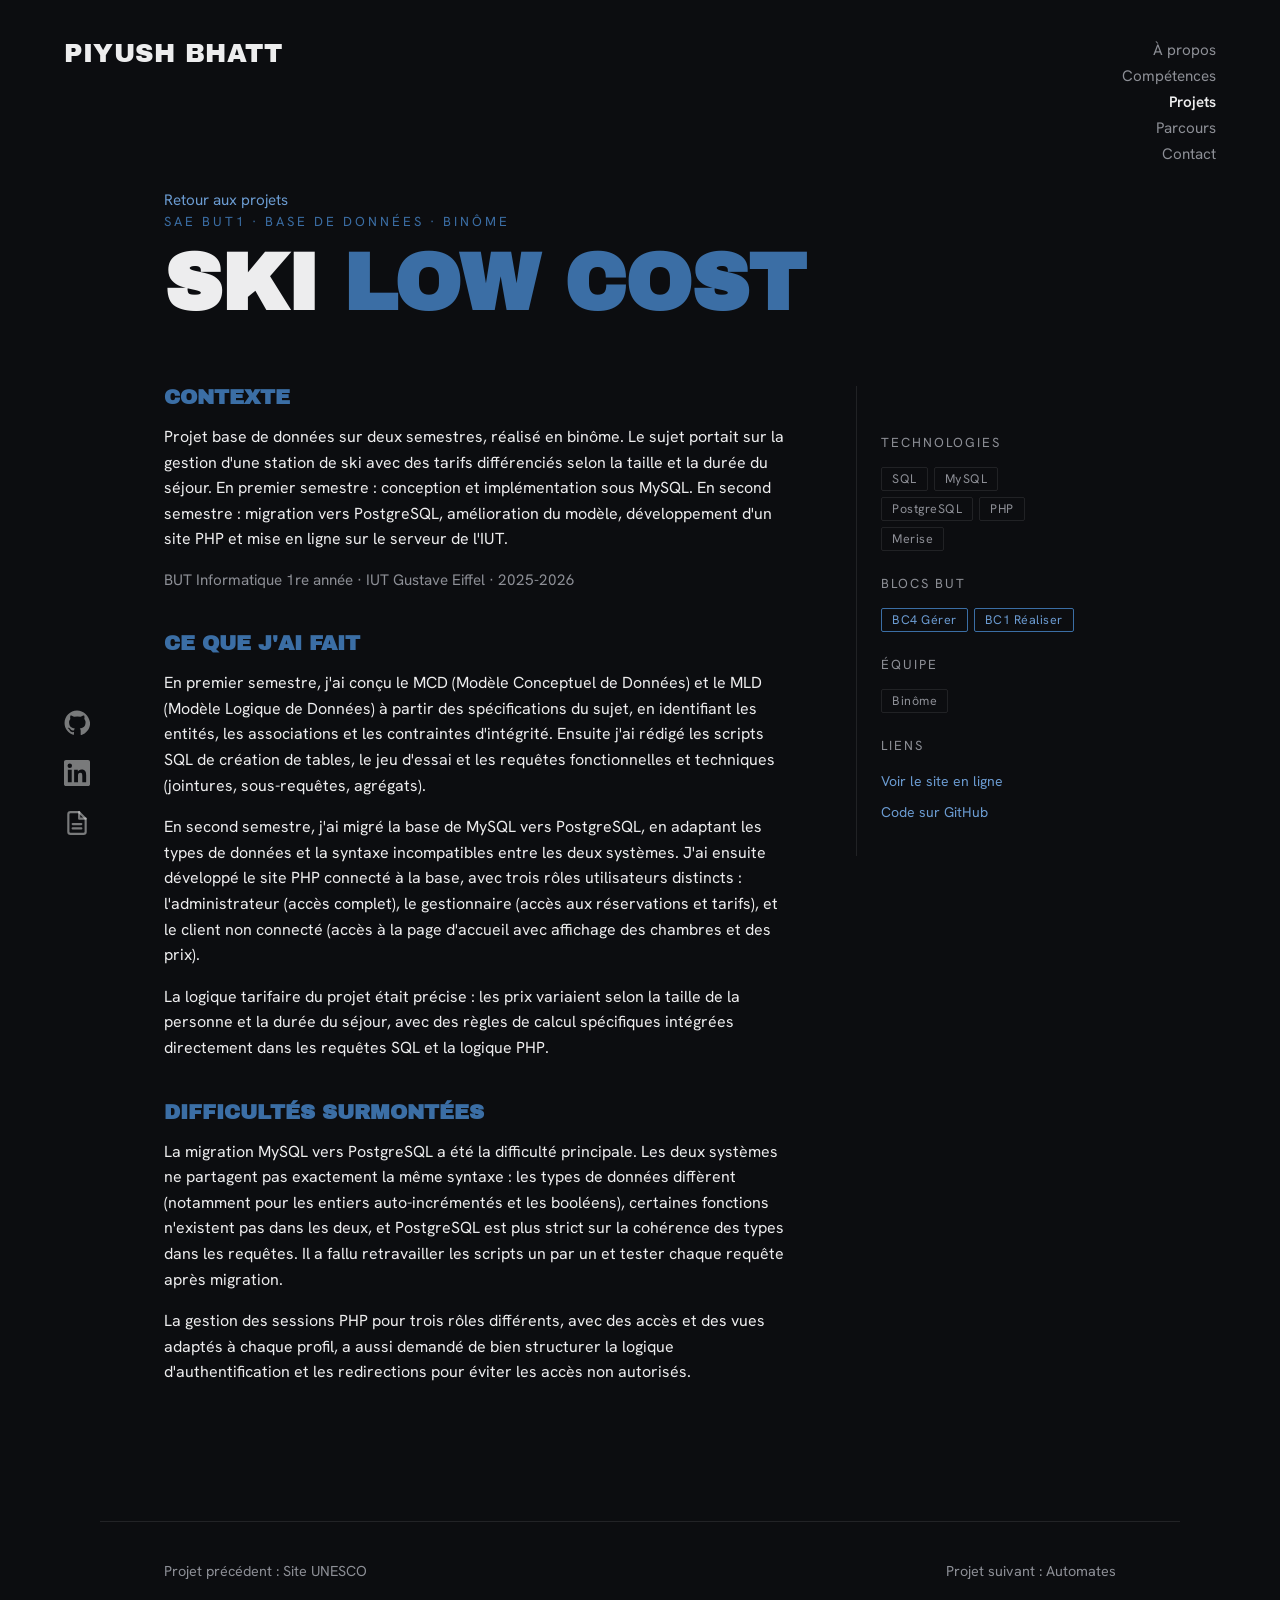
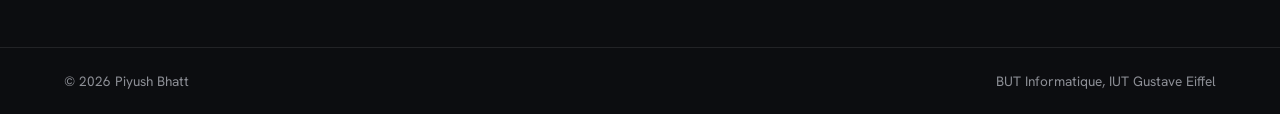
<file: Ski_low_cost.html>
<!DOCTYPE html>
<html lang="fr">
<head>
  <meta charset="UTF-8">
  <meta name="viewport" content="width=device-width, initial-scale=1.0">
  <title>Ski Low Cost Piyush Bhatt</title>
  <meta name="description" content="Base de données Ski Low Cost : MCD/MLD, migration MySQL vers PostgreSQL, site PHP avec trois rôles utilisateurs.">
  <link rel="preconnect" href="https://fonts.googleapis.com">
  <link rel="preconnect" href="https://fonts.gstatic.com" crossorigin>
  <link href="https://fonts.googleapis.com/css2?family=Archivo+Black&family=Hanken+Grotesk:wght@400;600;700&display=swap" rel="stylesheet">
  <link rel="stylesheet" href="css/reset.css">
  <link rel="stylesheet" href="css/variables.css">
  <link rel="stylesheet" href="css/layout.css">
  <link rel="stylesheet" href="css/pages.css">
</head>
<body>

  <div class="topbar">
    <a href="index.html" class="brand">PIYUSH BHATT</a>
    <nav class="nav" aria-label="Navigation principale">
      <a href="index.html#apropos">À propos</a>
      <a href="index.html#competences">Compétences</a>
      <a href="index.html#projets" class="is-current">Projets</a>
      <a href="index.html#parcours">Parcours</a>
      <a href="index.html#contact">Contact</a>
    </nav>
  </div>

  <div class="social">
    <a href="https://github.com/PiuBh" target="_blank" rel="noopener" aria-label="GitHub">
      <svg viewBox="0 0 24 24" fill="currentColor"><path d="M12 .5C5.7.5.5 5.7.5 12c0 5.1 3.3 9.4 7.9 10.9.6.1.8-.2.8-.6v-2c-3.2.7-3.9-1.5-3.9-1.5-.5-1.3-1.3-1.7-1.3-1.7-1.1-.7.1-.7.1-.7 1.2.1 1.8 1.2 1.8 1.2 1 1.8 2.7 1.3 3.4 1 .1-.8.4-1.3.7-1.6-2.6-.3-5.3-1.3-5.3-5.7 0-1.3.5-2.3 1.2-3.1-.1-.3-.5-1.5.1-3.1 0 0 1-.3 3.3 1.2a11.5 11.5 0 0 1 6 0c2.3-1.5 3.3-1.2 3.3-1.2.6 1.6.2 2.8.1 3.1.8.8 1.2 1.8 1.2 3.1 0 4.4-2.7 5.4-5.3 5.7.4.4.8 1.1.8 2.2v3.3c0 .4.2.7.8.6 4.6-1.5 7.9-5.8 7.9-10.9C23.5 5.7 18.3.5 12 .5z"/></svg>
    </a>
    <a href="https://www.linkedin.com/in/piyush-bhatt-dev" target="_blank" rel="noopener" aria-label="LinkedIn">
      <svg viewBox="0 0 24 24" fill="currentColor"><path d="M20.45 20.45h-3.56v-5.57c0-1.33-.02-3.04-1.85-3.04-1.85 0-2.14 1.45-2.14 2.94v5.67H9.34V9h3.42v1.56h.05c.48-.9 1.64-1.85 3.37-1.85 3.6 0 4.27 2.37 4.27 5.46v6.28zM5.34 7.43a2.07 2.07 0 1 1 0-4.14 2.07 2.07 0 0 1 0 4.14zm1.78 13.02H3.56V9h3.56v11.45zM22.22 0H1.77C.79 0 0 .77 0 1.72v20.56C0 23.23.79 24 1.77 24h20.45c.98 0 1.78-.77 1.78-1.72V1.72C24 .77 23.2 0 22.22 0z"/></svg>
    </a>
    <a href="assets/cv/CV_BHATT_Piyush.pdf" target="_blank" rel="noopener" aria-label="Mon CV">
      <svg viewBox="0 0 24 24" fill="none" stroke="currentColor" stroke-width="2" stroke-linecap="round" stroke-linejoin="round"><path d="M14 2H6a2 2 0 0 0-2 2v16a2 2 0 0 0 2 2h12a2 2 0 0 0 2-2V8z"/><polyline points="14 2 14 8 20 8"/><line x1="8" y1="13" x2="16" y2="13"/><line x1="8" y1="17" x2="16" y2="17"/></svg>
    </a>
  </div>

  <main>
    <div class="page-head">
      <a href="index.html#projets" class="back">Retour aux projets</a>
      <p class="page-kicker">SAE BUT1 · Base de données · Binôme</p>
      <h1 class="page-title">Ski <span class="accent">Low Cost</span></h1>
    </div>

    <div class="proj-layout">

      <div class="proj-main">

        <section class="proj-section">
          <h2>Contexte</h2>
          <p>Projet base de données sur deux semestres, réalisé en binôme. Le sujet portait sur la gestion d'une station de ski avec des tarifs différenciés selon la taille et la durée du séjour. En premier semestre : conception et implémentation sous MySQL. En second semestre : migration vers PostgreSQL, amélioration du modèle, développement d'un site PHP et mise en ligne sur le serveur de l'IUT.</p>
          <p class="meta">BUT Informatique 1re année · IUT Gustave Eiffel · 2025-2026</p>
        </section>

        <section class="proj-section">
          <h2>Ce que j'ai fait</h2>
          <p>En premier semestre, j'ai conçu le MCD (Modèle Conceptuel de Données) et le MLD (Modèle Logique de Données) à partir des spécifications du sujet, en identifiant les entités, les associations et les contraintes d'intégrité. Ensuite j'ai rédigé les scripts SQL de création de tables, le jeu d'essai et les requêtes fonctionnelles et techniques (jointures, sous-requêtes, agrégats).</p>
          <p>En second semestre, j'ai migré la base de MySQL vers PostgreSQL, en adaptant les types de données et la syntaxe incompatibles entre les deux systèmes. J'ai ensuite développé le site PHP connecté à la base, avec trois rôles utilisateurs distincts : l'administrateur (accès complet), le gestionnaire (accès aux réservations et tarifs), et le client non connecté (accès à la page d'accueil avec affichage des chambres et des prix).</p>
          <p>La logique tarifaire du projet était précise : les prix variaient selon la taille de la personne et la durée du séjour, avec des règles de calcul spécifiques intégrées directement dans les requêtes SQL et la logique PHP.</p>
        </section>

        <section class="proj-section">
          <h2>Difficultés surmontées</h2>
          <p>La migration MySQL vers PostgreSQL a été la difficulté principale. Les deux systèmes ne partagent pas exactement la même syntaxe : les types de données diffèrent (notamment pour les entiers auto-incrémentés et les booléens), certaines fonctions n'existent pas dans les deux, et PostgreSQL est plus strict sur la cohérence des types dans les requêtes. Il a fallu retravailler les scripts un par un et tester chaque requête après migration.</p>
          <p>La gestion des sessions PHP pour trois rôles différents, avec des accès et des vues adaptés à chaque profil, a aussi demandé de bien structurer la logique d'authentification et les redirections pour éviter les accès non autorisés.</p>
        </section>

      </div>

      <aside class="proj-sidebar">
        <div class="proj-sidebar-inner">
          <p class="bloc-sub">Technologies</p>
          <div class="tags">
            <span class="tag">SQL</span>
            <span class="tag">MySQL</span>
            <span class="tag">PostgreSQL</span>
            <span class="tag">PHP</span>
            <span class="tag">Merise</span>
          </div>

          <p class="bloc-sub">Blocs BUT</p>
          <div class="tags">
            <span class="tag tag-accent">BC4 Gérer</span>
            <span class="tag tag-accent">BC1 Réaliser</span>
          </div>

          <p class="bloc-sub">Équipe</p>
          <div class="tags">
            <span class="tag">Binôme</span>
          </div>

          <p class="bloc-sub">Liens</p>
          <a href="https://etudiant.univ-eiffel.fr/~piyush.bhatt/SKI_LOW/" target="_blank" rel="noopener" class="proj-link">Voir le site en ligne</a>
          <a href="https://github.com/PiuBh/ski-low-cost" target="_blank" rel="noopener" class="proj-link">Code sur GitHub</a>
        </div>
      </aside>

    </div>

    <nav class="proj-nav" aria-label="Navigation entre projets">
      <a href="Unesco.html">Projet précédent : Site UNESCO</a>
      <a href="Automates.html">Projet suivant : Automates</a>
    </nav>
  </main>

  <footer class="foot">
    <span>&copy; 2026 Piyush Bhatt</span>
    <span>BUT Informatique, IUT Gustave Eiffel</span>
  </footer>

</body>
</html>
</file>
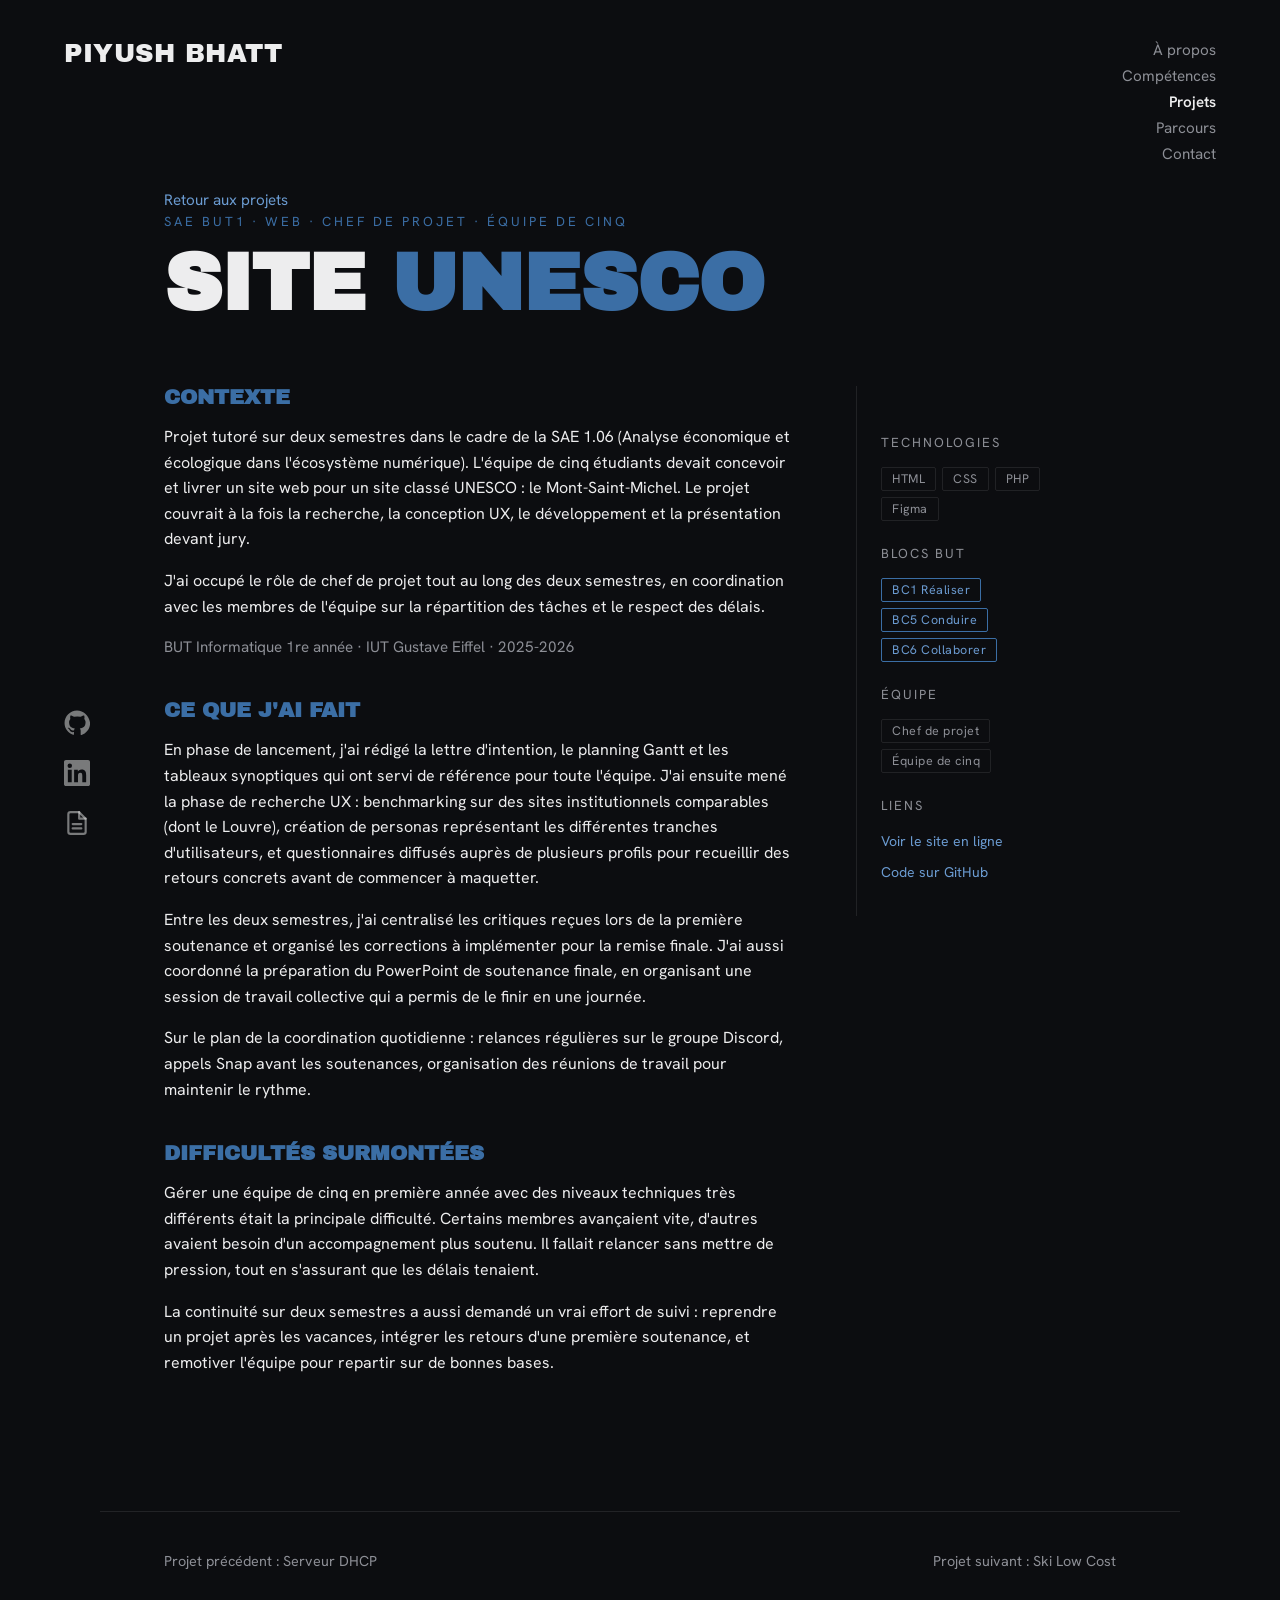
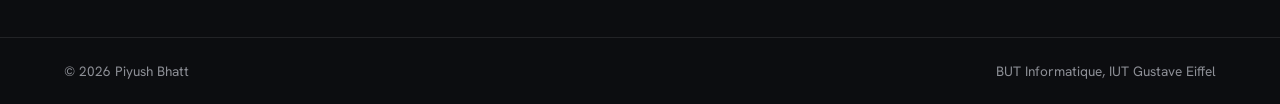
<file: Unesco.html>
<!DOCTYPE html>
<html lang="fr">
<head>
  <meta charset="UTF-8">
  <meta name="viewport" content="width=device-width, initial-scale=1.0">
  <title>Site UNESCO Mont-Saint-Michel Piyush Bhatt</title>
  <meta name="description" content="Site institutionnel pour le Mont-Saint-Michel, chef de projet sur deux semestres, équipe de cinq.">
  <link rel="preconnect" href="https://fonts.googleapis.com">
  <link rel="preconnect" href="https://fonts.gstatic.com" crossorigin>
  <link href="https://fonts.googleapis.com/css2?family=Archivo+Black&family=Hanken+Grotesk:wght@400;600;700&display=swap" rel="stylesheet">
  <link rel="stylesheet" href="css/reset.css">
  <link rel="stylesheet" href="css/variables.css">
  <link rel="stylesheet" href="css/layout.css">
  <link rel="stylesheet" href="css/pages.css">
</head>
<body>

  <div class="topbar">
    <a href="index.html" class="brand">PIYUSH BHATT</a>
    <nav class="nav" aria-label="Navigation principale">
      <a href="index.html#apropos">À propos</a>
      <a href="index.html#competences">Compétences</a>
      <a href="index.html#projets" class="is-current">Projets</a>
      <a href="index.html#parcours">Parcours</a>
      <a href="index.html#contact">Contact</a>
    </nav>
  </div>

  <div class="social">
    <a href="https://github.com/PiuBh" target="_blank" rel="noopener" aria-label="GitHub">
      <svg viewBox="0 0 24 24" fill="currentColor"><path d="M12 .5C5.7.5.5 5.7.5 12c0 5.1 3.3 9.4 7.9 10.9.6.1.8-.2.8-.6v-2c-3.2.7-3.9-1.5-3.9-1.5-.5-1.3-1.3-1.7-1.3-1.7-1.1-.7.1-.7.1-.7 1.2.1 1.8 1.2 1.8 1.2 1 1.8 2.7 1.3 3.4 1 .1-.8.4-1.3.7-1.6-2.6-.3-5.3-1.3-5.3-5.7 0-1.3.5-2.3 1.2-3.1-.1-.3-.5-1.5.1-3.1 0 0 1-.3 3.3 1.2a11.5 11.5 0 0 1 6 0c2.3-1.5 3.3-1.2 3.3-1.2.6 1.6.2 2.8.1 3.1.8.8 1.2 1.8 1.2 3.1 0 4.4-2.7 5.4-5.3 5.7.4.4.8 1.1.8 2.2v3.3c0 .4.2.7.8.6 4.6-1.5 7.9-5.8 7.9-10.9C23.5 5.7 18.3.5 12 .5z"/></svg>
    </a>
    <a href="https://www.linkedin.com/in/piyush-bhatt-dev" target="_blank" rel="noopener" aria-label="LinkedIn">
      <svg viewBox="0 0 24 24" fill="currentColor"><path d="M20.45 20.45h-3.56v-5.57c0-1.33-.02-3.04-1.85-3.04-1.85 0-2.14 1.45-2.14 2.94v5.67H9.34V9h3.42v1.56h.05c.48-.9 1.64-1.85 3.37-1.85 3.6 0 4.27 2.37 4.27 5.46v6.28zM5.34 7.43a2.07 2.07 0 1 1 0-4.14 2.07 2.07 0 0 1 0 4.14zm1.78 13.02H3.56V9h3.56v11.45zM22.22 0H1.77C.79 0 0 .77 0 1.72v20.56C0 23.23.79 24 1.77 24h20.45c.98 0 1.78-.77 1.78-1.72V1.72C24 .77 23.2 0 22.22 0z"/></svg>
    </a>
    <a href="assets/cv/CV_BHATT_Piyush.pdf" target="_blank" rel="noopener" aria-label="Mon CV">
      <svg viewBox="0 0 24 24" fill="none" stroke="currentColor" stroke-width="2" stroke-linecap="round" stroke-linejoin="round"><path d="M14 2H6a2 2 0 0 0-2 2v16a2 2 0 0 0 2 2h12a2 2 0 0 0 2-2V8z"/><polyline points="14 2 14 8 20 8"/><line x1="8" y1="13" x2="16" y2="13"/><line x1="8" y1="17" x2="16" y2="17"/></svg>
    </a>
  </div>

  <main>
    <div class="page-head">
      <a href="index.html#projets" class="back">Retour aux projets</a>
      <p class="page-kicker">SAE BUT1 · Web · Chef de projet · Équipe de cinq</p>
      <h1 class="page-title">Site <span class="accent">UNESCO</span></h1>
    </div>

    <div class="proj-layout">

      <div class="proj-main">

        <section class="proj-section">
          <h2>Contexte</h2>
          <p>Projet tutoré sur deux semestres dans le cadre de la SAE 1.06 (Analyse économique et écologique dans l'écosystème numérique). L'équipe de cinq étudiants devait concevoir et livrer un site web pour un site classé UNESCO : le Mont-Saint-Michel. Le projet couvrait à la fois la recherche, la conception UX, le développement et la présentation devant jury.</p>
          <p>J'ai occupé le rôle de chef de projet tout au long des deux semestres, en coordination avec les membres de l'équipe sur la répartition des tâches et le respect des délais.</p>
          <p class="meta">BUT Informatique 1re année · IUT Gustave Eiffel · 2025-2026</p>
        </section>

        <section class="proj-section">
          <h2>Ce que j'ai fait</h2>
          <p>En phase de lancement, j'ai rédigé la lettre d'intention, le planning Gantt et les tableaux synoptiques qui ont servi de référence pour toute l'équipe. J'ai ensuite mené la phase de recherche UX : benchmarking sur des sites institutionnels comparables (dont le Louvre), création de personas représentant les différentes tranches d'utilisateurs, et questionnaires diffusés auprès de plusieurs profils pour recueillir des retours concrets avant de commencer à maquetter.</p>
          <p>Entre les deux semestres, j'ai centralisé les critiques reçues lors de la première soutenance et organisé les corrections à implémenter pour la remise finale. J'ai aussi coordonné la préparation du PowerPoint de soutenance finale, en organisant une session de travail collective qui a permis de le finir en une journée.</p>
          <p>Sur le plan de la coordination quotidienne : relances régulières sur le groupe Discord, appels Snap avant les soutenances, organisation des réunions de travail pour maintenir le rythme.</p>
        </section>

        <section class="proj-section">
          <h2>Difficultés surmontées</h2>
          <p>Gérer une équipe de cinq en première année avec des niveaux techniques très différents était la principale difficulté. Certains membres avançaient vite, d'autres avaient besoin d'un accompagnement plus soutenu. Il fallait relancer sans mettre de pression, tout en s'assurant que les délais tenaient.</p>
          <p>La continuité sur deux semestres a aussi demandé un vrai effort de suivi : reprendre un projet après les vacances, intégrer les retours d'une première soutenance, et remotiver l'équipe pour repartir sur de bonnes bases.</p>
        </section>

      </div>

      <aside class="proj-sidebar">
        <div class="proj-sidebar-inner">
          <p class="bloc-sub">Technologies</p>
          <div class="tags">
            <span class="tag">HTML</span>
            <span class="tag">CSS</span>
            <span class="tag">PHP</span>
            <span class="tag">Figma</span>
          </div>

          <p class="bloc-sub">Blocs BUT</p>
          <div class="tags">
            <span class="tag tag-accent">BC1 Réaliser</span>
            <span class="tag tag-accent">BC5 Conduire</span>
            <span class="tag tag-accent">BC6 Collaborer</span>
          </div>

          <p class="bloc-sub">Équipe</p>
          <div class="tags">
            <span class="tag">Chef de projet</span>
            <span class="tag">Équipe de cinq</span>
          </div>

          <p class="bloc-sub">Liens</p>
          <a href="https://montsaintmichel.netlify.app/" target="_blank" rel="noopener" class="proj-link">Voir le site en ligne</a>
          <a href="https://github.com/PiuBh/unesco-mont-saint-michel" target="_blank" rel="noopener" class="proj-link">Code sur GitHub</a>
        </div>
      </aside>

    </div>

    <nav class="proj-nav" aria-label="Navigation entre projets">
      <a href="DHCP.html">Projet précédent : Serveur DHCP</a>
      <a href="Ski_low_cost.html">Projet suivant : Ski Low Cost</a>
    </nav>
  </main>

  <footer class="foot">
    <span>&copy; 2026 Piyush Bhatt</span>
    <span>BUT Informatique, IUT Gustave Eiffel</span>
  </footer>

</body>
</html>
</file>
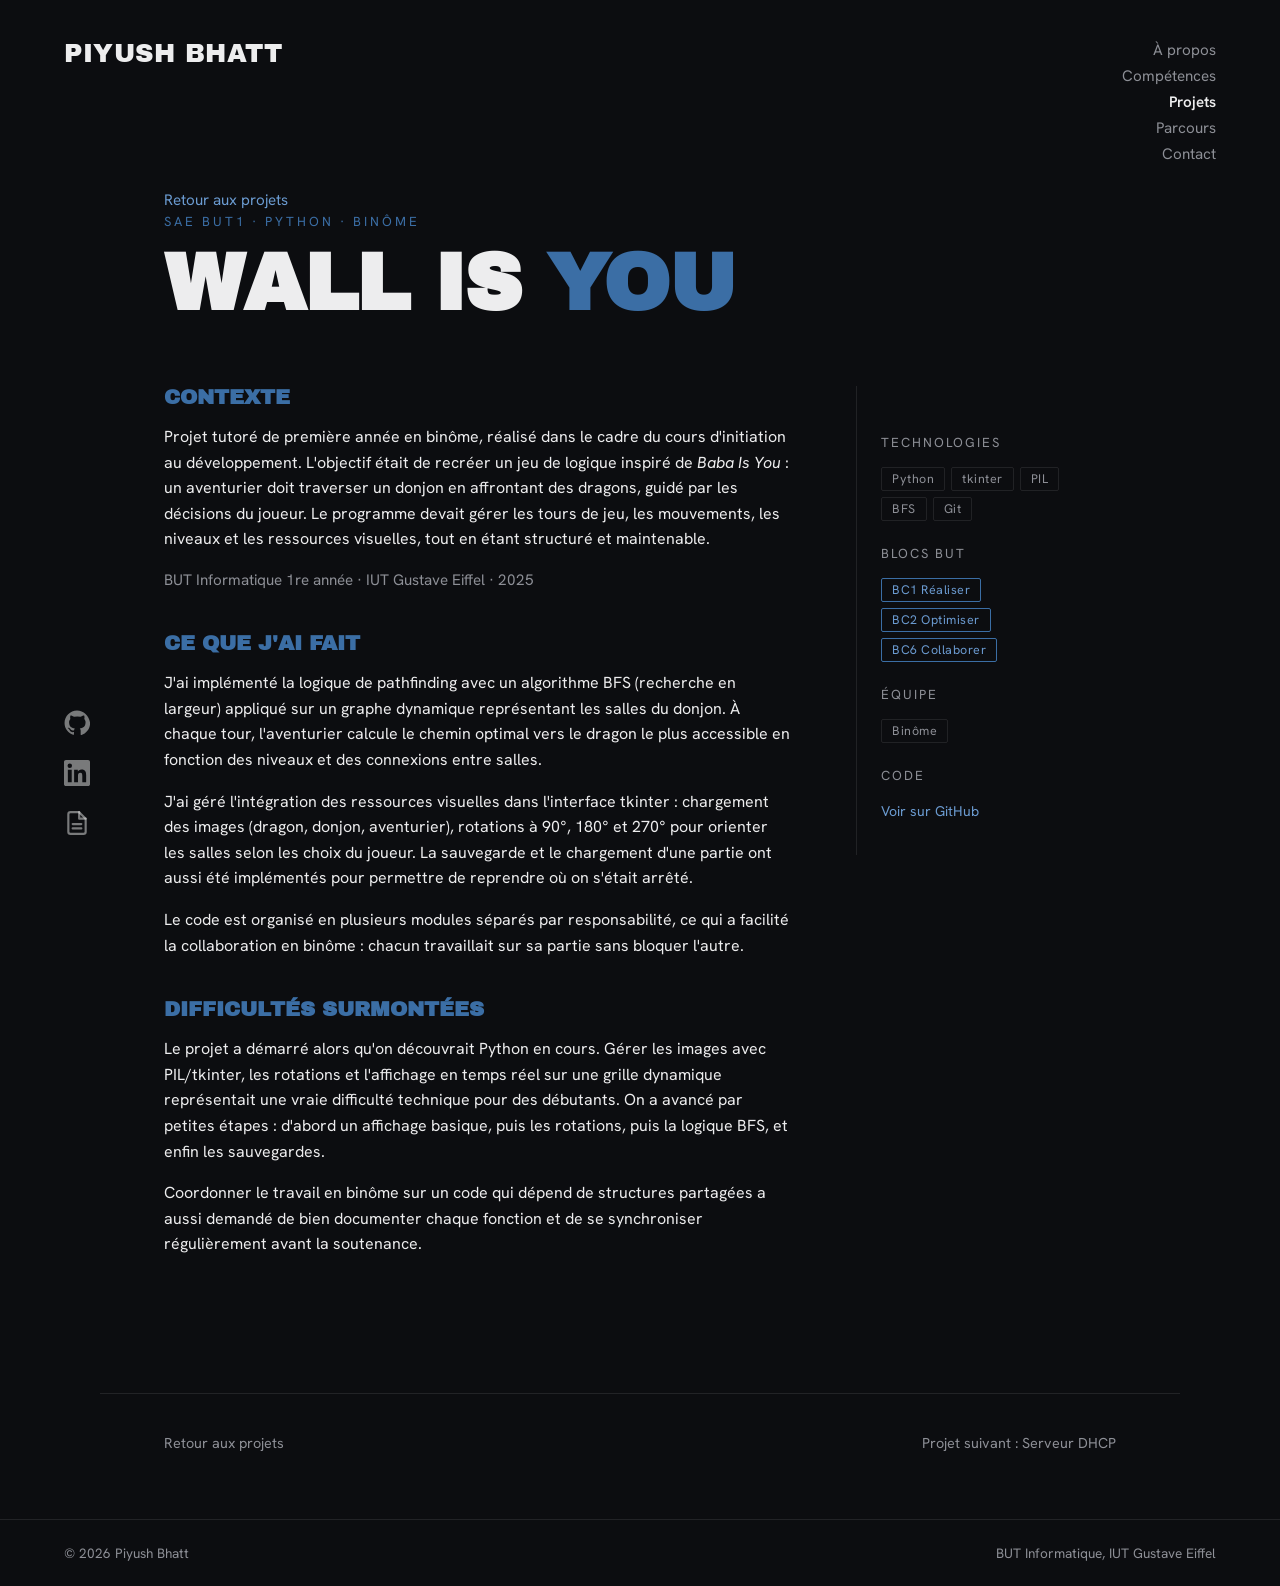
<file: Wall_is_You.html>
<!DOCTYPE html>
<html lang="fr">
<head>
  <meta charset="UTF-8">
  <meta name="viewport" content="width=device-width, initial-scale=1.0">
  <title>Wall Is You Piyush Bhatt</title>
  <meta name="description" content="Jeu de logique en Python avec parcours de graphe BFS, interface tkinter et sauvegardes.">
  <link rel="preconnect" href="https://fonts.googleapis.com">
  <link rel="preconnect" href="https://fonts.gstatic.com" crossorigin>
  <link href="https://fonts.googleapis.com/css2?family=Archivo+Black&family=Hanken+Grotesk:wght@400;600;700&display=swap" rel="stylesheet">
  <link rel="stylesheet" href="css/reset.css">
  <link rel="stylesheet" href="css/variables.css">
  <link rel="stylesheet" href="css/layout.css">
  <link rel="stylesheet" href="css/pages.css">
</head>
<body>

  <div class="topbar">
    <a href="index.html" class="brand">PIYUSH BHATT</a>
    <nav class="nav" aria-label="Navigation principale">
      <a href="index.html#apropos">À propos</a>
      <a href="index.html#competences">Compétences</a>
      <a href="index.html#projets" class="is-current">Projets</a>
      <a href="index.html#parcours">Parcours</a>
      <a href="index.html#contact">Contact</a>
    </nav>
  </div>

  <div class="social">
    <a href="https://github.com/PiuBh" target="_blank" rel="noopener" aria-label="GitHub">
      <svg viewBox="0 0 24 24" fill="currentColor"><path d="M12 .5C5.7.5.5 5.7.5 12c0 5.1 3.3 9.4 7.9 10.9.6.1.8-.2.8-.6v-2c-3.2.7-3.9-1.5-3.9-1.5-.5-1.3-1.3-1.7-1.3-1.7-1.1-.7.1-.7.1-.7 1.2.1 1.8 1.2 1.8 1.2 1 1.8 2.7 1.3 3.4 1 .1-.8.4-1.3.7-1.6-2.6-.3-5.3-1.3-5.3-5.7 0-1.3.5-2.3 1.2-3.1-.1-.3-.5-1.5.1-3.1 0 0 1-.3 3.3 1.2a11.5 11.5 0 0 1 6 0c2.3-1.5 3.3-1.2 3.3-1.2.6 1.6.2 2.8.1 3.1.8.8 1.2 1.8 1.2 3.1 0 4.4-2.7 5.4-5.3 5.7.4.4.8 1.1.8 2.2v3.3c0 .4.2.7.8.6 4.6-1.5 7.9-5.8 7.9-10.9C23.5 5.7 18.3.5 12 .5z"/></svg>
    </a>
    <a href="https://www.linkedin.com/in/piyush-bhatt-dev" target="_blank" rel="noopener" aria-label="LinkedIn">
      <svg viewBox="0 0 24 24" fill="currentColor"><path d="M20.45 20.45h-3.56v-5.57c0-1.33-.02-3.04-1.85-3.04-1.85 0-2.14 1.45-2.14 2.94v5.67H9.34V9h3.42v1.56h.05c.48-.9 1.64-1.85 3.37-1.85 3.6 0 4.27 2.37 4.27 5.46v6.28zM5.34 7.43a2.07 2.07 0 1 1 0-4.14 2.07 2.07 0 0 1 0 4.14zm1.78 13.02H3.56V9h3.56v11.45zM22.22 0H1.77C.79 0 0 .77 0 1.72v20.56C0 23.23.79 24 1.77 24h20.45c.98 0 1.78-.77 1.78-1.72V1.72C24 .77 23.2 0 22.22 0z"/></svg>
    </a>
    <a href="assets/cv/CV_BHATT_Piyush.pdf" target="_blank" rel="noopener" aria-label="Mon CV">
      <svg viewBox="0 0 24 24" fill="none" stroke="currentColor" stroke-width="2" stroke-linecap="round" stroke-linejoin="round"><path d="M14 2H6a2 2 0 0 0-2 2v16a2 2 0 0 0 2 2h12a2 2 0 0 0 2-2V8z"/><polyline points="14 2 14 8 20 8"/><line x1="8" y1="13" x2="16" y2="13"/><line x1="8" y1="17" x2="16" y2="17"/></svg>
    </a>
  </div>

  <main>
    <div class="page-head">
      <a href="index.html#projets" class="back">Retour aux projets</a>
      <p class="page-kicker">SAE BUT1 · Python · Binôme</p>
      <h1 class="page-title">Wall Is <span class="accent">You</span></h1>
    </div>

    <div class="proj-layout">

      <div class="proj-main">

        <section class="proj-section">
          <h2>Contexte</h2>
          <p>Projet tutoré de première année en binôme, réalisé dans le cadre du cours d'initiation au développement. L'objectif était de recréer un jeu de logique inspiré de <em>Baba Is You</em> : un aventurier doit traverser un donjon en affrontant des dragons, guidé par les décisions du joueur. Le programme devait gérer les tours de jeu, les mouvements, les niveaux et les ressources visuelles, tout en étant structuré et maintenable.</p>
          <p class="meta">BUT Informatique 1re année · IUT Gustave Eiffel · 2025</p>
        </section>

        <section class="proj-section">
          <h2>Ce que j'ai fait</h2>
          <p>J'ai implémenté la logique de pathfinding avec un algorithme BFS (recherche en largeur) appliqué sur un graphe dynamique représentant les salles du donjon. À chaque tour, l'aventurier calcule le chemin optimal vers le dragon le plus accessible en fonction des niveaux et des connexions entre salles.</p>
          <p>J'ai géré l'intégration des ressources visuelles dans l'interface tkinter : chargement des images (dragon, donjon, aventurier), rotations à 90°, 180° et 270° pour orienter les salles selon les choix du joueur. La sauvegarde et le chargement d'une partie ont aussi été implémentés pour permettre de reprendre où on s'était arrêté.</p>
          <p>Le code est organisé en plusieurs modules séparés par responsabilité, ce qui a facilité la collaboration en binôme : chacun travaillait sur sa partie sans bloquer l'autre.</p>
        </section>

        <section class="proj-section">
          <h2>Difficultés surmontées</h2>
          <p>Le projet a démarré alors qu'on découvrait Python en cours. Gérer les images avec PIL/tkinter, les rotations et l'affichage en temps réel sur une grille dynamique représentait une vraie difficulté technique pour des débutants. On a avancé par petites étapes : d'abord un affichage basique, puis les rotations, puis la logique BFS, et enfin les sauvegardes.</p>
          <p>Coordonner le travail en binôme sur un code qui dépend de structures partagées a aussi demandé de bien documenter chaque fonction et de se synchroniser régulièrement avant la soutenance.</p>
        </section>

      </div>

      <aside class="proj-sidebar">
        <div class="proj-sidebar-inner">
          <p class="bloc-sub">Technologies</p>
          <div class="tags">
            <span class="tag">Python</span>
            <span class="tag">tkinter</span>
            <span class="tag">PIL</span>
            <span class="tag">BFS</span>
            <span class="tag">Git</span>
          </div>

          <p class="bloc-sub">Blocs BUT</p>
          <div class="tags">
            <span class="tag tag-accent">BC1 Réaliser</span>
            <span class="tag tag-accent">BC2 Optimiser</span>
            <span class="tag tag-accent">BC6 Collaborer</span>
          </div>

          <p class="bloc-sub">Équipe</p>
          <div class="tags">
            <span class="tag">Binôme</span>
          </div>

          <p class="bloc-sub">Code</p>
          <a href="https://github.com/PiuBh/wall-is-you" target="_blank" rel="noopener" class="proj-link">Voir sur GitHub</a>
        </div>
      </aside>

    </div>

    <nav class="proj-nav" aria-label="Navigation entre projets">
      <a href="index.html#projets">Retour aux projets</a>
      <a href="DHCP.html">Projet suivant : Serveur DHCP</a>
    </nav>
  </main>

  <footer class="foot">
    <span>&copy; 2026 Piyush Bhatt</span>
    <span>BUT Informatique, IUT Gustave Eiffel</span>
  </footer>

</body>
</html>
</file>
<file: css/variables.css>
/*
  variables.css charte graphique centralisée
  Toutes les valeurs réutilisables au même endroit.
  Pour changer une couleur ou un espacement, c'est ici
  et nulle part ailleurs.
*/

:root {

  /* --- Fonds ------------------------------------------------ */
  /* Sombre neutre, pas un noir pur (#000) qui durcit
     trop le contraste et fatigue l'œil */
  --c-bg:       #0c0d10;
  --c-bg-soft:  #131419;   /* fond des blocs ouverts, accordéon */

  /* --- Texte ------------------------------------------------ */
  /* Blanc cassé sur fond sombre : meilleur confort de lecture
     qu'un blanc pur */
  --c-text:     #ededee;
  --c-text-mut: #8d8f96;   /* labels, métadonnées, texte secondaire */

  /* --- Accent ----------------------------------------------- */
  /* Bleu désaturé : identifiable sans être agressif.
     La version "soft" pour les hover et liens inline */
  --c-accent:      #3b6ea5;
  --c-accent-soft: #6b9bd1;

  /* --- Filets ----------------------------------------------- */
  /* Blanc très transparent : séparation visible sans peser
     sur la composition */
  --c-line: rgba(255, 255, 255, 0.09);

  /* --- Typographie ------------------------------------------ */
  /* Archivo Black : grotesque condensée pour les grands titres
     Hanken Grotesk : humaniste lisible pour le corps de texte */
  --font-title: "Archivo Black", Impact, sans-serif;
  --font-body:  "Hanken Grotesk", system-ui, sans-serif;

  --fw-normal: 400;
  --fw-medium: 600;
  --fw-bold:   700;   /* réservé pas encore utilisé dans le CSS */

  --lh-tight: 0.95;   /* réservé les titres ont leur line-height en dur pour l'instant */
  --lh-base:  1.6;    /* corps de texte */

  /* --- Espacements ------------------------------------------ */
  /* Échelle non linéaire : les petits pas sont fins,
     les grands font vraiment respirer la page */
  --sp-1: 0.25rem;   /*  4px */
  --sp-2: 0.5rem;    /*  8px */
  --sp-3: 1rem;      /* 16px */
  --sp-4: 1.5rem;    /* 24px */
  --sp-5: 2.5rem;    /* 40px */
  --sp-6: 4rem;      /* 64px */
  --sp-7: 6rem;      /* 96px */

  /* --- Divers ----------------------------------------------- */
  --maxw:       1080px;     /* largeur max du contenu centré */
  --transition: 0.25s ease; /* durée standard pour tous les hover */
}
</file>
<file: css/layout.css>
/*
  layout.css - structure globale de la page
  Topbar fixe en haut, icônes réseaux fixées en bas à gauche,
  contenu centré avec beaucoup d'espace. Pas de fond sur la barre,
  pas de JS, que du CSS.
*/

body {
  font-family: var(--font-body);
  background: var(--c-bg);
  color: var(--c-text);
  min-height: 100vh;
}

/* --- Topbar -------------------------------------------------- */
/* Sans fond : elle flotte sur le hero sans le couper.
   z-index à 20 pour rester lisible quand le contenu défile. */
.topbar {
  position: fixed;
  top: 0;
  left: 0;
  right: 0;
  display: flex;
  align-items: flex-start;
  justify-content: space-between;
  padding: var(--sp-5) var(--sp-6);
  z-index: 20;
}

/* Nom agrandi pour qu'il soit visible au premier coup d'œil */
.brand {
  font-family: var(--font-title);
  font-size: 1.6rem;
  letter-spacing: 0.5px;
  color: var(--c-text);
}

/* Nav en colonne à droite, liens alignés à droite */
.nav {
  display: flex;
  flex-direction: column;
  align-items: flex-end;
  gap: 6px;
  font-size: 0.95rem;
}
.nav a {
  color: var(--c-text-mut);
  transition: color var(--transition);
}
.nav a:hover        { color: var(--c-text); }
.nav a.is-current   { color: var(--c-text); font-weight: var(--fw-medium); }

/* --- Icônes réseaux ------------------------------------------ */
/* Plus visibles : taille augmentée, couleur un peu plus claire. */
.social {
  position: fixed;
  left: var(--sp-6);
  bottom: var(--sp-6);
  display: flex;
  flex-direction: column;
  gap: var(--sp-4);
  z-index: 20;
}
.social a {
  color: rgba(255, 255, 255, 0.45);
  transition: color var(--transition), transform var(--transition);
}
.social a:hover {
  color: var(--c-accent-soft);
  transform: translateY(-2px);
}
.social svg {
  width: 26px;
  height: 26px;
}

/* --- Pied de page -------------------------------------------- */
.foot {
  display: flex;
  justify-content: space-between;
  flex-wrap: wrap;
  gap: var(--sp-3);
  padding: var(--sp-4) var(--sp-6);
  font-size: 0.85rem;
  color: var(--c-text-mut);
  border-top: 1px solid var(--c-line);
}

/* --- Mobile -------------------------------------------------- */
@media (max-width: 760px) {
  .topbar {
    flex-direction: column;
    gap: var(--sp-3);
    padding: var(--sp-4);
  }
  .nav {
    flex-direction: row;
    flex-wrap: wrap;
    align-items: center;
    gap: var(--sp-3);
  }
  .social {
    left: 50%;
    transform: translateX(-50%);
    bottom: var(--sp-3);
    flex-direction: row;
    gap: var(--sp-5);
  }
  .foot {
    flex-direction: column;
    text-align: center;
  }
}
</file>
<file: css/pages.css>
/*
  pages.css contenu des pages
  Hero, À propos, accordéon compétences, liste projets,
  timeline, détail projet, formulaire de contact.
  Pas de cartes encadrées, que des filets fins et du vide.
*/

/* ============================================================
   HERO (accueil)
   Centré verticalement sur toute la hauteur de l'écran.
   Le dégradé radial sert juste à donner un peu de profondeur
   au centre sans alourdir le fond.
   ============================================================ */
.hero {
  position: relative; /* FIX : nécessaire pour que .scroll-cue
                         se positionne par rapport au hero
                         et non au viewport */
  min-height: 100vh;
  display: flex;
  flex-direction: column;
  align-items: center;
  justify-content: center;
  text-align: center;
  padding: var(--sp-7) var(--sp-5);
  background:
    radial-gradient(ellipse at 50% 34%, #15161c 0%, var(--c-bg) 62%);
}

.hero-label {
  font-size: 0.9rem;
  letter-spacing: 4px;
  text-transform: uppercase;
  color: var(--c-text-mut);
  margin-bottom: var(--sp-4);
}

/* clamp() : lisible sur mobile sans écraser le desktop */
.hero-title {
  font-family: var(--font-title);
  font-weight: 400;
  font-size: clamp(2.6rem, 14vw, 13rem);
  line-height: 0.92;
  letter-spacing: -1px;
  text-transform: uppercase;
  color: var(--c-text);
}
.hero-title .accent { color: var(--c-accent); }

.hero-meta {
  margin-top: var(--sp-5);
  font-size: 1.2rem;
  color: var(--c-text-mut);
}

/* Indicateur de scroll : une capsule avec un point qui descend.
   Purement CSS, aucun JS. */
.scroll-cue {
  position: absolute;
  bottom: var(--sp-5);
  left: 50%;
  transform: translateX(-50%);
  width: 26px;
  height: 42px;
  border: 2px solid var(--c-text-mut);
  border-radius: 14px;
}
.scroll-cue span {
  position: absolute;
  top: 8px;
  left: 50%;
  width: 4px;
  height: 8px;
  margin-left: -2px;
  background: var(--c-text-mut);
  border-radius: 2px;
  animation: sc 1.6s ease-in-out infinite;
}
@keyframes sc {
  0%   { opacity: 0; transform: translateY(0); }
  40%  { opacity: 1; }
  80%  { opacity: 0; transform: translateY(14px); }
  100% { opacity: 0; }
}

/* ============================================================
   EN-TÊTE DE PAGE (pages intérieures)
   Le padding-top compense la topbar fixe (sp-7 + 30px).
   ============================================================ */
.page-head {
  padding: calc(var(--sp-7) + 30px) var(--sp-6) var(--sp-5);
  max-width: var(--maxw);
  margin: 0 auto;
}

.page-kicker {
  font-size: 0.82rem;
  letter-spacing: 3px;
  text-transform: uppercase;
  color: var(--c-accent);
  margin-bottom: var(--sp-3);
}

.page-title {
  font-family: var(--font-title);
  font-size: clamp(2.4rem, 8vw, 5rem);
  line-height: 0.95;
  letter-spacing: -1px;
  text-transform: uppercase;
  color: var(--c-text);
}
.page-title .accent { color: var(--c-accent); }

.page-body {
  max-width: var(--maxw);
  margin: 0 auto;
  padding: var(--sp-5) var(--sp-6) var(--sp-7);
}

/* ============================================================
   PAGE À PROPOS
   Texte brut, deux paragraphes max, le dernier atténué.
   ============================================================ */
.about-text p {
  font-size: 1.15rem;
  line-height: var(--lh-base);
  color: var(--c-text);
  max-width: 680px;
  margin-bottom: var(--sp-4);
}
.about-text p:last-child {
  color: var(--c-text-mut);
  font-size: 1.05rem;
}

/* ============================================================
   ACCORDÉON COMPÉTENCES
   Liste à plat séparée par des filets. Quand un bloc est
   ouvert : barre d'accent à gauche + fond légèrement différent.
   Le JS gère uniquement max-height et la classe is-open.
   ============================================================ */
.bloc {
  /* FIX : border-left transparent par défaut pour éviter
     le décalage de 3px au moment où le bloc s'ouvre */
  border-left: 3px solid transparent;
  border-bottom: 1px solid var(--c-line);
}

.bloc-toggle {
  width: 100%;
  display: flex;
  align-items: center;
  justify-content: space-between;
  gap: var(--sp-4);
  padding: var(--sp-5) var(--sp-3);
  text-align: left;
  color: var(--c-text);
  cursor: pointer;
  transition: background var(--transition), color var(--transition);
}
/* pointer-events: none sur les enfants pour que le clic
   remonte toujours sur .bloc-toggle, pas sur un enfant */
.bloc-toggle * { pointer-events: none; }
.bloc-toggle:hover { color: var(--c-accent-soft); }

.bloc.is-open {
  border-left-color: var(--c-accent); /* passe de transparent à accent */
  background: var(--c-bg-soft);
}
.bloc.is-open .bloc-toggle       { color: var(--c-accent-soft); }
.bloc.is-open .bloc-toggle:hover { color: var(--c-accent-soft); }

.b-name {
  font-family: var(--font-title);
  font-size: clamp(1.2rem, 3.5vw, 1.9rem);
  text-transform: uppercase;
}

.b-meta {
  display: flex;
  align-items: center;
  gap: var(--sp-4);
}

/* Badge d'état : "Acquis" ou "En cours" */
.b-state {
  font-size: 0.72rem;
  letter-spacing: 1px;
  text-transform: uppercase;
  padding: 3px 10px;
  border: 1px solid;
  border-radius: 2px;
}
.state-done { color: var(--c-accent-soft); border-color: var(--c-accent); }
.state-wip  { color: var(--c-text-mut);    border-color: var(--c-line); }
.bloc.is-open .b-state { color: var(--c-accent-soft); border-color: var(--c-accent); }

/* Le +/- est dans le HTML, accordion.js ne le touche pas.
   Si tu veux une rotation au clic, ajouter ici :
   .bloc.is-open .b-sign { transform: rotate(45deg); transition: transform 0.25s ease; } */
.b-sign {
  font-size: 1.5rem;
  line-height: 1;
}

/* Panneau déroulable : max-height à 0 par défaut,
   la valeur finale est injectée par JS au clic */
.bloc-panel {
  overflow: hidden;
  max-height: 0;
  transition: max-height 0.35s ease;
}
.bloc-panel-inner {
  padding: var(--sp-4) var(--sp-3) var(--sp-5);
}

.bloc-desc {
  font-size: 1rem;
  line-height: var(--lh-base);
  color: var(--c-text);
  max-width: 660px;
  margin-bottom: var(--sp-4);
}

/* Sous-titre dans un bloc ouvert, très discret */
.bloc-sub {
  font-size: 0.82rem;
  letter-spacing: 2px;
  text-transform: uppercase;
  color: var(--c-text-mut);
  margin: var(--sp-4) 0 var(--sp-3);
}

/* Liste à puce sobre : pastille en accent, pas d'emoji */
.bloc-list { margin-bottom: var(--sp-3); }
.bloc-list li {
  position: relative;
  padding-left: var(--sp-4);
  margin-bottom: var(--sp-2);
  font-size: 1rem;
  color: var(--c-text);
  line-height: var(--lh-base);
}
.bloc-list li::before {
  content: "";
  position: absolute;
  left: 0;
  top: 0.62em;
  width: 6px;
  height: 6px;
  background: var(--c-accent);
  border-radius: 50%;
}

/* Ligne cliquable vers un projet, sans encadré */
.bloc-proj {
  display: flex;
  flex-direction: column;
  gap: 4px;
  padding: var(--sp-3) 0;
  color: var(--c-text);
  border-bottom: 1px solid transparent;
  width: fit-content;
  transition: border-color var(--transition), color var(--transition);
}
.bloc-proj:hover {
  color: var(--c-accent-soft);
  border-bottom-color: var(--c-accent-soft);
}
.bloc-proj .pl {
  font-size: 0.9rem;
  color: var(--c-text-mut);
}

/* ============================================================
   PAGE PROJETS liste à plat
   Chaque ligne glisse légèrement vers la droite au hover
   grâce au padding-left en transition.
   ============================================================ */
.pj {
  display: flex;
  align-items: baseline;
  justify-content: space-between;
  gap: var(--sp-4);
  padding: var(--sp-5) var(--sp-3);
  border-bottom: 1px solid var(--c-line);
  transition: background var(--transition), padding-left var(--transition);
}
.pj:hover {
  background: var(--c-bg-soft);
  padding-left: var(--sp-4);
}

.pj-main { display: flex; flex-direction: column; gap: 8px; }
.pj-name {
  font-family: var(--font-title);
  font-size: clamp(1.3rem, 4vw, 2rem);
  color: var(--c-text);
  text-transform: uppercase;
}
.pj-desc {
  color: var(--c-text-mut);
  font-size: 0.98rem;
  max-width: 560px;
  line-height: var(--lh-base);
}

.pj-right  { text-align: right; white-space: nowrap; }
.pj-tags   { font-size: 0.85rem; color: var(--c-text-mut); }
.pj-gh     { display: block; margin-top: 8px; font-size: 0.85rem; color: var(--c-accent-soft); }

/* ============================================================
   TIMELINE (parcours, détail projet)
   Barre verticale à gauche, pastille par événement.
   ============================================================ */
.tl { border-left: 2px solid var(--c-line); margin-left: 6px; }
.tl-item { position: relative; padding: 0 0 var(--sp-5) var(--sp-5); }
.tl-item::before {
  content: "";
  position: absolute;
  left: -7px;
  top: 5px;
  width: 12px;
  height: 12px;
  border-radius: 50%;
  background: var(--c-accent);
}
.tl-item .y { font-family: var(--font-title); font-size: 1.4rem; color: var(--c-accent); margin-bottom: 4px; }
.tl-item .t { font-size: 1.05rem; color: var(--c-text); margin-bottom: 4px; }
.tl-item .d { color: var(--c-text-mut); font-size: 0.95rem; line-height: var(--lh-base); }

/* ============================================================
   DÉTAIL D'UN PROJET
   ============================================================ */
.proj-section { margin-bottom: var(--sp-5); max-width: 720px; }
.proj-section h2 {
  font-family: var(--font-title);
  font-size: 1.3rem;
  text-transform: uppercase;
  color: var(--c-accent);
  margin-bottom: var(--sp-3);
}
.proj-section p {
  color: var(--c-text);
  line-height: var(--lh-base);
  margin-bottom: var(--sp-3);
}
.proj-section .meta { color: var(--c-text-mut); font-size: 0.95rem; }

/* Bouton GitHub : bord en accent, fond plein au hover */
.gh-btn {
  display: inline-block;
  font-family: var(--font-title);
  font-size: 1rem;
  text-transform: uppercase;
  color: var(--c-text);
  border: 1px solid var(--c-accent);
  padding: var(--sp-3) var(--sp-5);
  margin-top: var(--sp-3);
  transition: background var(--transition), color var(--transition);
}
.gh-btn:hover { background: var(--c-accent); color: #fff; }

/* Lien retour, discret, soulignement au hover seulement */
.back {
  display: inline-block;
  margin-top: var(--sp-6);
  color: var(--c-accent-soft);
  font-size: 0.95rem;
  border-bottom: 1px solid transparent;
  padding-bottom: 2px;
  transition: border-color var(--transition);
}
.back:hover { border-bottom-color: var(--c-accent-soft); }

/* ============================================================
   RESPONSIVE
   ============================================================ */
@media (max-width: 760px) {
  .page-head { padding: calc(var(--sp-6) + 60px) var(--sp-4) var(--sp-4); }
  .page-body { padding: var(--sp-4) var(--sp-4) var(--sp-6); }
  .hero-label { font-size: 0.78rem; letter-spacing: 3px; }

  /* Sur mobile les tags et le lien GitHub passent sous le titre */
  .pj { flex-direction: column; gap: var(--sp-2); }
  .pj-right { text-align: left; white-space: normal; }
}

/* ============================================================
   PAGE D'ACCUEIL À SCROLL sections + formulaire contact
   Chaque section prend presque toute la hauteur d'écran,
   ce qui donne un défilement section par section.
   ============================================================ */
.home-sec {
  min-height: 88vh;
  display: flex;
  align-items: center;
  padding: var(--sp-7) var(--sp-6);
}
.home-wrap { max-width: var(--maxw); margin: 0 auto; width: 100%; }

.home-title {
  font-family: var(--font-title);
  font-size: clamp(2rem, 6vw, 4rem);
  line-height: 0.95;
  letter-spacing: -1px;
  text-transform: uppercase;
  color: var(--c-text);
  margin: var(--sp-3) 0 var(--sp-4);
}
.home-title .accent { color: var(--c-accent); }

.home-text {
  font-size: 1.1rem;
  line-height: var(--lh-base);
  color: var(--c-text-mut);
  max-width: 620px;
  margin-bottom: var(--sp-4);
}

/* --- Formulaire de contact ---------------------------------- */
/* Fond transparent, que la bordure basse visible.
   Focus passe la bordure en accent pour indiquer le champ actif. */
.contact-form { max-width: 520px; margin: var(--sp-4) 0 var(--sp-5); }

.field { margin-bottom: var(--sp-4); }
.field label {
  display: block;
  font-size: 0.8rem;
  letter-spacing: 1.5px;
  text-transform: uppercase;
  color: var(--c-text-mut);
  margin-bottom: var(--sp-2);
}
.field input,
.field textarea {
  width: 100%;
  background: transparent;
  border: none;
  border-bottom: 1px solid var(--c-line);
  color: var(--c-text);
  font-family: var(--font-body);
  font-size: 1rem;
  padding: var(--sp-2) 0;
  outline: none;
  transition: border-color var(--transition);
}
.field input:focus,
.field textarea:focus { border-bottom-color: var(--c-accent); }
.field textarea { resize: vertical; }

.form-send {
  font-family: var(--font-title);
  font-size: 0.95rem;
  text-transform: uppercase;
  color: var(--c-text);
  border: 1px solid var(--c-accent);
  padding: var(--sp-3) var(--sp-6);
  transition: background var(--transition), color var(--transition);
}
.form-send:hover { background: var(--c-accent); color: #fff; }

.contact-alt { margin-top: var(--sp-4); }

/* Lien inline dans du texte, soulignement au hover seulement */
.inline-link {
  color: var(--c-accent-soft);
  border-bottom: 1px solid transparent;
  transition: border-color var(--transition);
}
.inline-link:hover { border-bottom-color: var(--c-accent-soft); }

@media (max-width: 760px) {
  .home-sec { min-height: auto; padding: var(--sp-6) var(--sp-4); }
}

/* ============================================================
   SCROLL-MARGIN compense la topbar fixe
   Sans ça, quand on clique sur un lien de nav, la section
   arrive sous la topbar et son titre est coupé.
   La valeur (~110px) couvre la hauteur de la topbar + marge.
   ============================================================ */
section[id] {
  scroll-margin-top: 110px;
}

/* ============================================================
   LIENS DE LA TIMELINE (parcours)
   ============================================================ */
.tl-link {
  display: inline-block;
  font-size: 1.05rem;
  color: var(--c-text);
  border-bottom: 1px solid transparent;
  padding-bottom: 2px;
  transition: border-color var(--transition), color var(--transition);
  cursor: pointer;
  line-height: var(--lh-base);
}
.tl-link:hover {
  color: var(--c-accent-soft);
  border-bottom-color: var(--c-accent-soft);
}
.tl-link--static {
  cursor: default;
  color: var(--c-text-mut);
}
.tl-link--static:hover {
  color: var(--c-text-mut);
  border-bottom-color: transparent;
}

/* ============================================================
   HOVER PLUS VISIBLE SUR LES BLOCS COMPÉTENCES
   Fond légèrement plus fort + translation du + vers la droite
   pour signaler clairement que c'est cliquable.
   ============================================================ */
.bloc-toggle:hover {
  background: rgba(255, 255, 255, 0.03);
}
.bloc-toggle:hover .b-sign {
  transform: translateX(4px);
  color: var(--c-accent-soft);
}
.b-sign {
  transition: transform var(--transition), color var(--transition);
}


/* ============================================================
   PAGES DÉTAIL PROJET
   Deux colonnes sur desktop : contenu principal à gauche,
   sidebar métadonnées à droite (sticky).
   ============================================================ */

.proj-layout {
  display: grid;
  grid-template-columns: 1fr 260px;
  gap: var(--sp-6);
  align-items: start;
  max-width: var(--maxw);
  margin: 0 auto;
  padding: var(--sp-4) var(--sp-6) var(--sp-7);
}

/* La sidebar reste visible en scrollant */
.proj-sidebar-inner {
  position: sticky;
  top: 120px;
  padding: var(--sp-4);
  border-left: 1px solid var(--c-line);
}

/* Tags technos / blocs BUT */
.tags {
  display: flex;
  flex-wrap: wrap;
  gap: 6px;
  margin-bottom: var(--sp-4);
}
.tag {
  font-size: 0.78rem;
  letter-spacing: 0.5px;
  padding: 3px 10px;
  border: 1px solid var(--c-line);
  border-radius: 2px;
  color: var(--c-text-mut);
}
.tag-accent {
  border-color: var(--c-accent);
  color: var(--c-accent-soft);
}

/* Lien live dans la sidebar */
.proj-link {
  display: inline-block;
  font-size: 0.88rem;
  color: var(--c-accent-soft);
  border-bottom: 1px solid transparent;
  padding-bottom: 2px;
  margin-bottom: var(--sp-2);
  transition: border-color var(--transition);
}
.proj-link:hover { border-bottom-color: var(--c-accent-soft); }

/* Navigation entre projets en bas de page */
.proj-nav {
  display: flex;
  justify-content: space-between;
  gap: var(--sp-4);
  max-width: var(--maxw);
  margin: 0 auto;
  padding: var(--sp-5) var(--sp-6) var(--sp-6);
  border-top: 1px solid var(--c-line);
}
.proj-nav a {
  font-size: 0.9rem;
  color: var(--c-text-mut);
  border-bottom: 1px solid transparent;
  padding-bottom: 2px;
  transition: color var(--transition), border-color var(--transition);
}
.proj-nav a:hover {
  color: var(--c-accent-soft);
  border-bottom-color: var(--c-accent-soft);
}

@media (max-width: 760px) {
  .proj-layout {
    grid-template-columns: 1fr;
    padding: var(--sp-4);
  }
  .proj-sidebar-inner {
    position: static;
    border-left: none;
    border-top: 1px solid var(--c-line);
    padding: var(--sp-4) 0 0;
  }
  .proj-nav { padding: var(--sp-4); }
}
</file>
